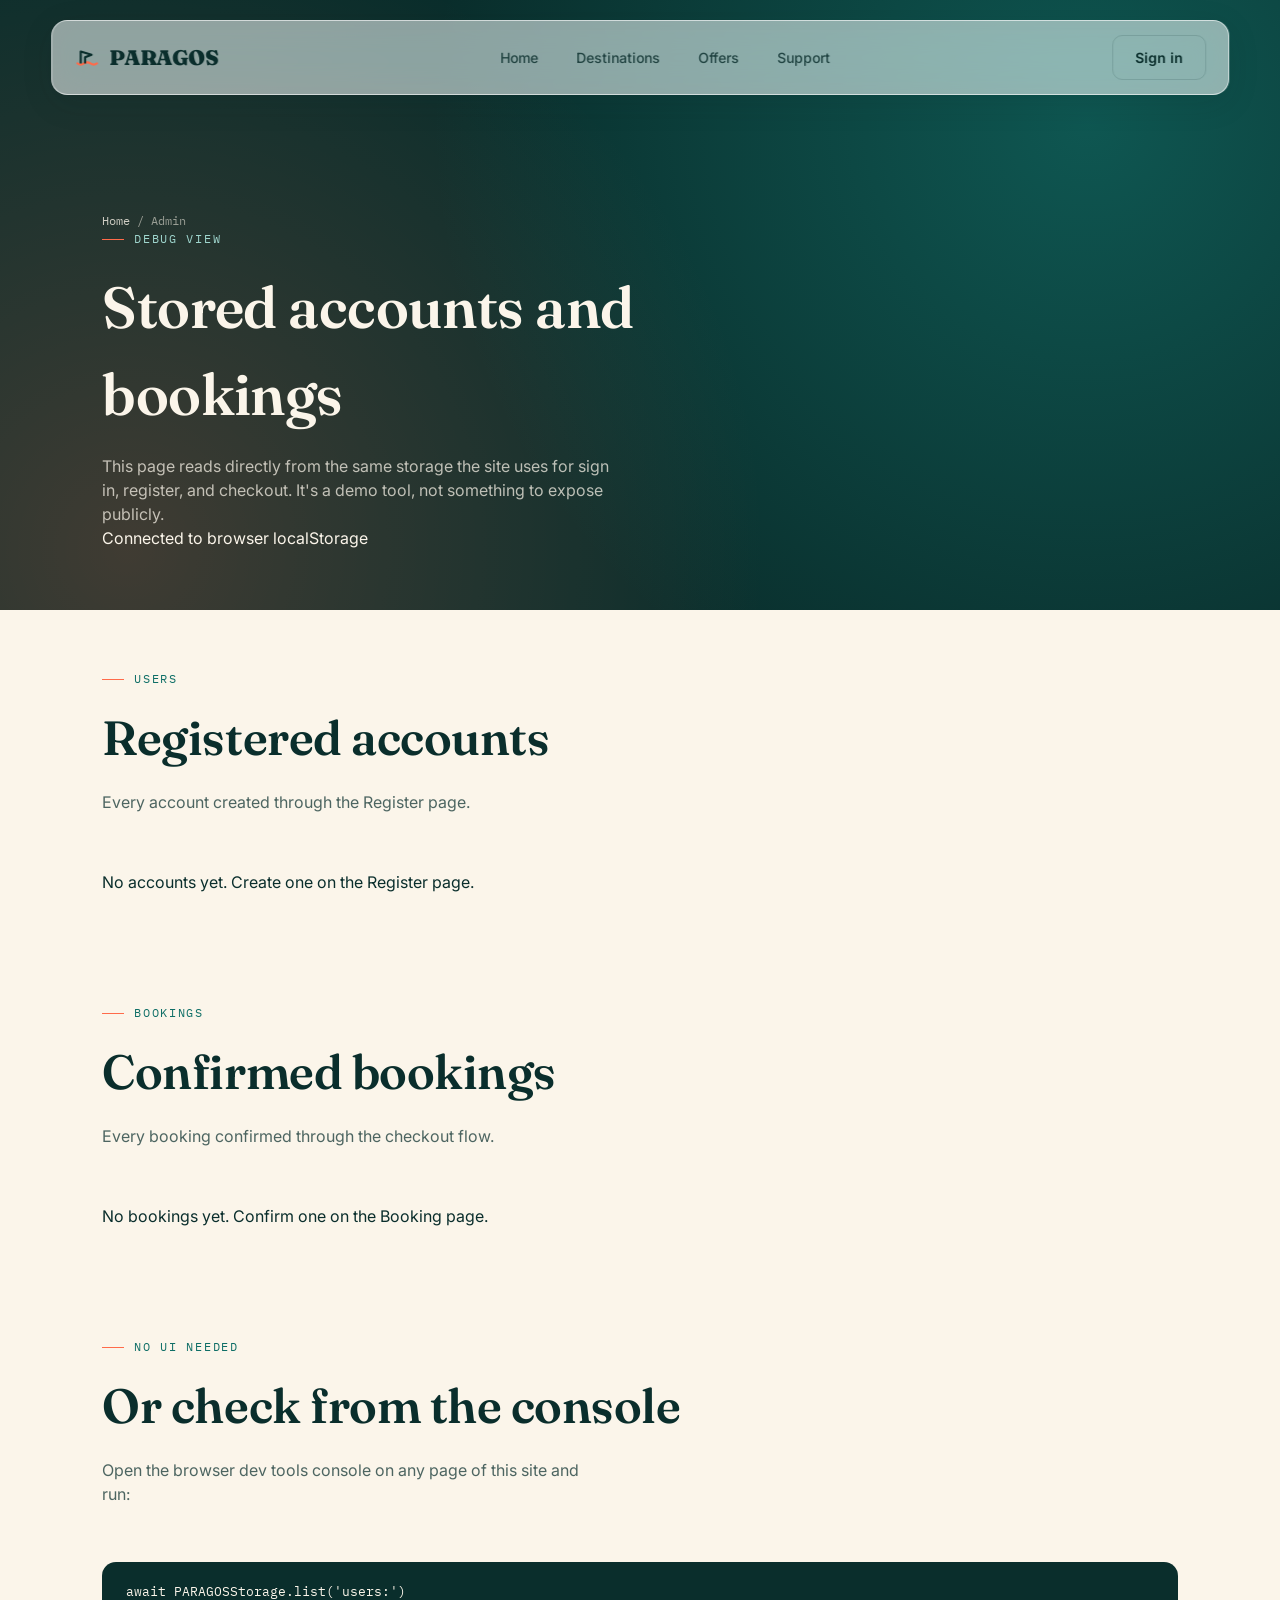
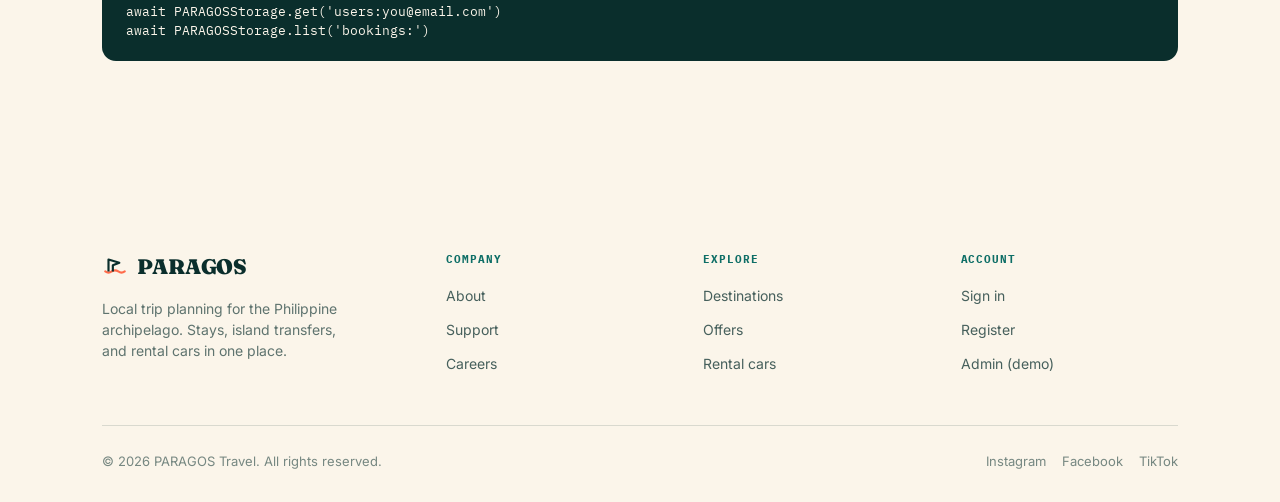
<file: admin.html>
<!DOCTYPE html>
<html lang="en">
<head>
<meta charset="UTF-8">
<meta name="viewport" content="width=device-width, initial-scale=1.0">
<title>Admin (demo) — PARAGOS</title>
<link rel="preconnect" href="https://fonts.googleapis.com">
<link rel="preconnect" href="https://fonts.gstatic.com" crossorigin>
<link href="https://fonts.googleapis.com/css2?family=Fraunces:ital,wght@0,400;0,600;0,900;1,500&family=Inter:wght@400;500;600;700&family=IBM+Plex+Mono:wght@400;500&display=swap" rel="stylesheet">
<link rel="stylesheet" href="assets/style.css">
<link rel="stylesheet" href="assets/pages.css">
</head>
<body>

<nav class="navbar">
  <a href="index.html" class="logo">
    <svg viewBox="0 0 24 24" fill="none"><path d="M3 17c2 1.4 4 1.4 6 0s4-1.4 6 0 4 1.4 6 0" stroke="#FF6B4A" stroke-width="2" stroke-linecap="round"/><path d="M6 17V6l10 3-6 2.4V17" stroke="#0A2E2C" stroke-width="2" stroke-linejoin="round"/></svg>
    PARAGOS
  </a>
  <ul class="nav-links">
    <li><a href="index.html">Home</a></li>
    <li><a href="destinations.html">Destinations</a></li>
    <li><a href="offers.html">Offers</a></li>
    <li><a href="support.html">Support</a></li>
  </ul>
  <div class="nav-cta">
    <a href="signin.html" class="btn btn-ghost" id="navAuthLink">Sign in</a>
    <button class="nav-toggle" aria-label="Open menu"><span></span><span></span><span></span></button>
  </div>
</nav>

<header class="page-header" style="padding-bottom:60px;">
  <div class="page-header-inner">
    <div class="breadcrumb"><a href="index.html">Home</a> / Admin</div>
    <div class="eyebrow">Debug view</div>
    <h1>Stored accounts and bookings</h1>
    <p>This page reads directly from the same storage the site uses for sign in, register, and checkout. It's a demo tool, not something to expose publicly.</p>
    <div class="storage-pill" id="storagePill">
      <span class="storage-dot"></span>
      <span id="storageLabel">Checking storage...</span>
    </div>
  </div>
</header>

<section class="section" style="padding-top:60px;">
  <div class="section-head">
    <div class="eyebrow">Users</div>
    <h2>Registered accounts</h2>
    <p>Every account created through the Register page.</p>
  </div>
  <div id="usersWrap"></div>
</section>

<section class="section" style="padding-top:0;">
  <div class="section-head">
    <div class="eyebrow">Bookings</div>
    <h2>Confirmed bookings</h2>
    <p>Every booking confirmed through the checkout flow.</p>
  </div>
  <div id="bookingsWrap"></div>
</section>

<section class="section" style="padding-top:0;">
  <div class="section-head">
    <div class="eyebrow">No UI needed</div>
    <h2>Or check from the console</h2>
    <p>Open the browser dev tools console on any page of this site and run:</p>
  </div>
  <pre style="background:var(--ink);color:var(--sand);padding:20px 24px;border-radius:14px;font-family:'IBM Plex Mono',monospace;font-size:13px;overflow-x:auto;">await PARAGOSStorage.list('users:')
await PARAGOSStorage.get('users:you@email.com')
await PARAGOSStorage.list('bookings:')</pre>
</section>

<footer>
  <div class="footer-top">
    <div class="footer-brand">
      <a href="index.html" class="logo">
        <svg viewBox="0 0 24 24" fill="none"><path d="M3 17c2 1.4 4 1.4 6 0s4-1.4 6 0 4 1.4 6 0" stroke="#FF6B4A" stroke-width="2" stroke-linecap="round"/><path d="M6 17V6l10 3-6 2.4V17" stroke="#0A2E2C" stroke-width="2" stroke-linejoin="round"/></svg>
        PARAGOS
      </a>
      <p>Local trip planning for the Philippine archipelago. Stays, island transfers, and rental cars in one place.</p>
    </div>
    <div class="footer-col">
      <h5>Company</h5>
      <ul>
        <li><a href="about.html">About</a></li>
        <li><a href="support.html">Support</a></li>
        <li><a href="#">Careers</a></li>
      </ul>
    </div>
    <div class="footer-col">
      <h5>Explore</h5>
      <ul>
        <li><a href="destinations.html">Destinations</a></li>
        <li><a href="offers.html">Offers</a></li>
        <li><a href="#">Rental cars</a></li>
      </ul>
    </div>
    <div class="footer-col">
      <h5>Account</h5>
      <ul>
        <li><a href="signin.html">Sign in</a></li>
        <li><a href="register.html">Register</a></li>
        <li><a href="admin.html">Admin (demo)</a></li>
      </ul>
    </div>
  </div>
  <div class="footer-bottom">
    <span>© 2026 PARAGOS Travel. All rights reserved.</span>
    <div class="socials">
      <a href="#">Instagram</a>
      <a href="#">Facebook</a>
      <a href="#">TikTok</a>
    </div>
  </div>
</footer>

<script src="assets/main.js"></script>

</body>
</html>
</file>
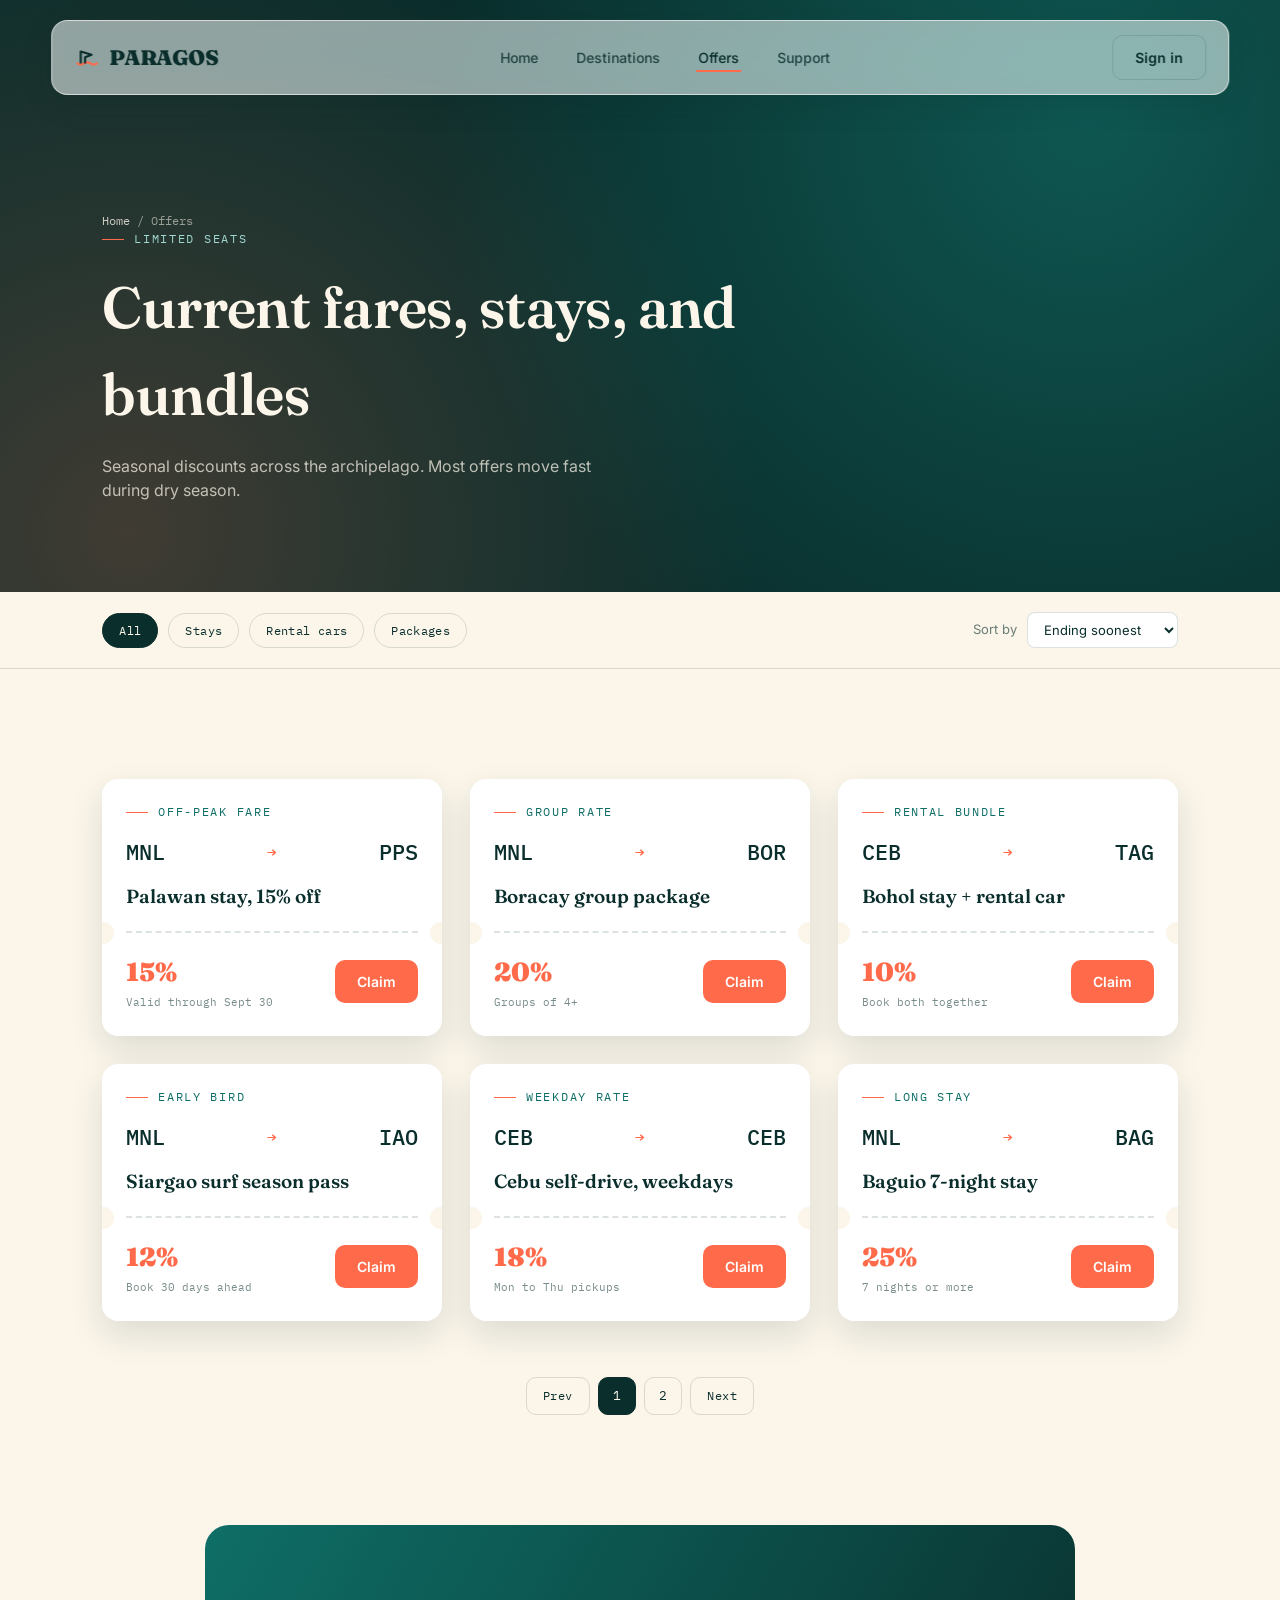
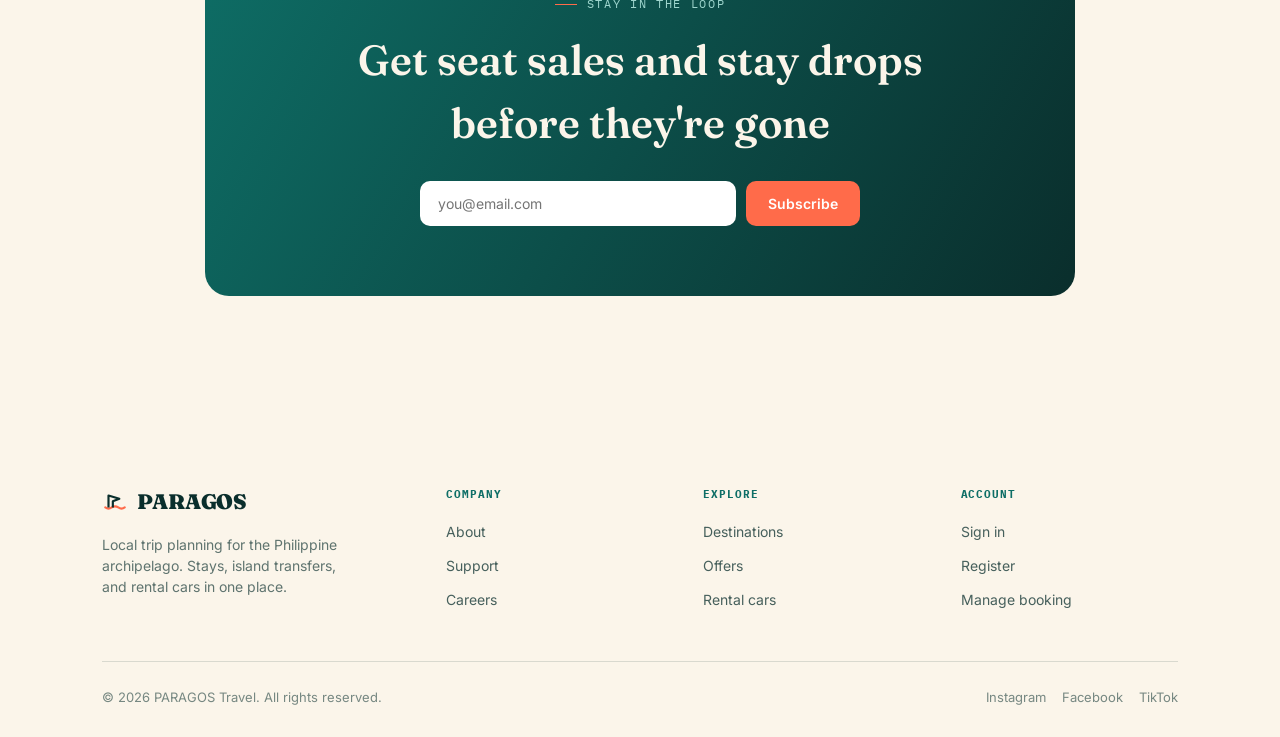
<file: offers.html>
<!DOCTYPE html>
<html lang="en">
<head>
<meta charset="UTF-8">
<meta name="viewport" content="width=device-width, initial-scale=1.0">
<title>Offers — PARAGOS</title>
<link rel="preconnect" href="https://fonts.googleapis.com">
<link rel="preconnect" href="https://fonts.gstatic.com" crossorigin>
<link href="https://fonts.googleapis.com/css2?family=Fraunces:ital,wght@0,400;0,600;0,900;1,500&family=Inter:wght@400;500;600;700&family=IBM+Plex+Mono:wght@400;500&display=swap" rel="stylesheet">
<link rel="stylesheet" href="assets/style.css">
<link rel="stylesheet" href="assets/pages.css">
</head>
<body>

<nav class="navbar">
  <a href="index.html" class="logo">
    <svg viewBox="0 0 24 24" fill="none"><path d="M3 17c2 1.4 4 1.4 6 0s4-1.4 6 0 4 1.4 6 0" stroke="#FF6B4A" stroke-width="2" stroke-linecap="round"/><path d="M6 17V6l10 3-6 2.4V17" stroke="#0A2E2C" stroke-width="2" stroke-linejoin="round"/></svg>
    PARAGOS
  </a>
  <ul class="nav-links">
    <li><a href="index.html">Home</a></li>
    <li><a href="destinations.html">Destinations</a></li>
    <li><a href="offers.html" class="active">Offers</a></li>
    <li><a href="support.html">Support</a></li>
  </ul>
  <div class="nav-cta">
    <a href="signin.html" class="btn btn-ghost">Sign in</a>
    <button class="nav-toggle" aria-label="Open menu"><span></span><span></span><span></span></button>
  </div>
</nav>

<header class="page-header">
  <div class="page-header-inner">
    <div class="breadcrumb"><a href="index.html">Home</a> / Offers</div>
    <div class="eyebrow">Limited seats</div>
    <h1>Current fares, stays, and bundles</h1>
    <p>Seasonal discounts across the archipelago. Most offers move fast during dry season.</p>
  </div>
</header>

<div class="filter-bar">
  <div class="filter-chips">
    <button class="chip active">All</button>
    <button class="chip">Stays</button>
    <button class="chip">Rental cars</button>
    <button class="chip">Packages</button>
  </div>
  <div class="filter-sort">
    <span>Sort by</span>
    <select>
      <option>Ending soonest</option>
      <option>Highest discount</option>
      <option>Newest</option>
    </select>
  </div>
</div>

<section class="section">
  <div class="offers-grid">
    <div class="ticket">
      <div class="ticket-top">
        <div class="eyebrow">Off-peak fare</div>
        <div class="ticket-route">MNL <span class="arrow">→</span> PPS</div>
        <h4>Palawan stay, 15% off</h4>
      </div>
      <div class="ticket-perf"></div>
      <div class="ticket-bottom">
        <div class="ticket-discount">15%<span>Valid through Sept 30</span></div>
        <a href="#" class="btn btn-coral">Claim</a>
      </div>
    </div>
    <div class="ticket">
      <div class="ticket-top">
        <div class="eyebrow">Group rate</div>
        <div class="ticket-route">MNL <span class="arrow">→</span> BOR</div>
        <h4>Boracay group package</h4>
      </div>
      <div class="ticket-perf"></div>
      <div class="ticket-bottom">
        <div class="ticket-discount">20%<span>Groups of 4+</span></div>
        <a href="#" class="btn btn-coral">Claim</a>
      </div>
    </div>
    <div class="ticket">
      <div class="ticket-top">
        <div class="eyebrow">Rental bundle</div>
        <div class="ticket-route">CEB <span class="arrow">→</span> TAG</div>
        <h4>Bohol stay + rental car</h4>
      </div>
      <div class="ticket-perf"></div>
      <div class="ticket-bottom">
        <div class="ticket-discount">10%<span>Book both together</span></div>
        <a href="#" class="btn btn-coral">Claim</a>
      </div>
    </div>
    <div class="ticket">
      <div class="ticket-top">
        <div class="eyebrow">Early bird</div>
        <div class="ticket-route">MNL <span class="arrow">→</span> IAO</div>
        <h4>Siargao surf season pass</h4>
      </div>
      <div class="ticket-perf"></div>
      <div class="ticket-bottom">
        <div class="ticket-discount">12%<span>Book 30 days ahead</span></div>
        <a href="#" class="btn btn-coral">Claim</a>
      </div>
    </div>
    <div class="ticket">
      <div class="ticket-top">
        <div class="eyebrow">Weekday rate</div>
        <div class="ticket-route">CEB <span class="arrow">→</span> CEB</div>
        <h4>Cebu self-drive, weekdays</h4>
      </div>
      <div class="ticket-perf"></div>
      <div class="ticket-bottom">
        <div class="ticket-discount">18%<span>Mon to Thu pickups</span></div>
        <a href="#" class="btn btn-coral">Claim</a>
      </div>
    </div>
    <div class="ticket">
      <div class="ticket-top">
        <div class="eyebrow">Long stay</div>
        <div class="ticket-route">MNL <span class="arrow">→</span> BAG</div>
        <h4>Baguio 7-night stay</h4>
      </div>
      <div class="ticket-perf"></div>
      <div class="ticket-bottom">
        <div class="ticket-discount">25%<span>7 nights or more</span></div>
        <a href="#" class="btn btn-coral">Claim</a>
      </div>
    </div>
  </div>

  <div class="pagination">
    <a href="#" class="page-nav">Prev</a>
    <a href="#" class="page-num active">1</a>
    <a href="#" class="page-num">2</a>
    <a href="#" class="page-nav">Next</a>
  </div>
</section>

<section class="section" style="padding-top:0;">
  <div class="newsletter">
    <div class="eyebrow">Stay in the loop</div>
    <h2>Get seat sales and stay drops before they're gone</h2>
    <form class="newsletter-form">
      <input type="email" placeholder="you@email.com" required>
      <button class="btn btn-coral" type="submit">Subscribe</button>
    </form>
  </div>
</section>

<footer>
  <div class="footer-top">
    <div class="footer-brand">
      <a href="index.html" class="logo">
        <svg viewBox="0 0 24 24" fill="none"><path d="M3 17c2 1.4 4 1.4 6 0s4-1.4 6 0 4 1.4 6 0" stroke="#FF6B4A" stroke-width="2" stroke-linecap="round"/><path d="M6 17V6l10 3-6 2.4V17" stroke="#0A2E2C" stroke-width="2" stroke-linejoin="round"/></svg>
        PARAGOS
      </a>
      <p>Local trip planning for the Philippine archipelago. Stays, island transfers, and rental cars in one place.</p>
    </div>
    <div class="footer-col">
      <h5>Company</h5>
      <ul>
        <li><a href="about.html">About</a></li>
        <li><a href="support.html">Support</a></li>
        <li><a href="#">Careers</a></li>
      </ul>
    </div>
    <div class="footer-col">
      <h5>Explore</h5>
      <ul>
        <li><a href="destinations.html">Destinations</a></li>
        <li><a href="offers.html">Offers</a></li>
        <li><a href="#">Rental cars</a></li>
      </ul>
    </div>
    <div class="footer-col">
      <h5>Account</h5>
      <ul>
        <li><a href="signin.html">Sign in</a></li>
        <li><a href="register.html">Register</a></li>
        <li><a href="#">Manage booking</a></li>
      </ul>
    </div>
  </div>
  <div class="footer-bottom">
    <span>© 2026 PARAGOS Travel. All rights reserved.</span>
    <div class="socials">
      <a href="#">Instagram</a>
      <a href="#">Facebook</a>
      <a href="#">TikTok</a>
    </div>
  </div>
</footer>

<script src="assets/main.js"></script>

</body>
</html>
</file>
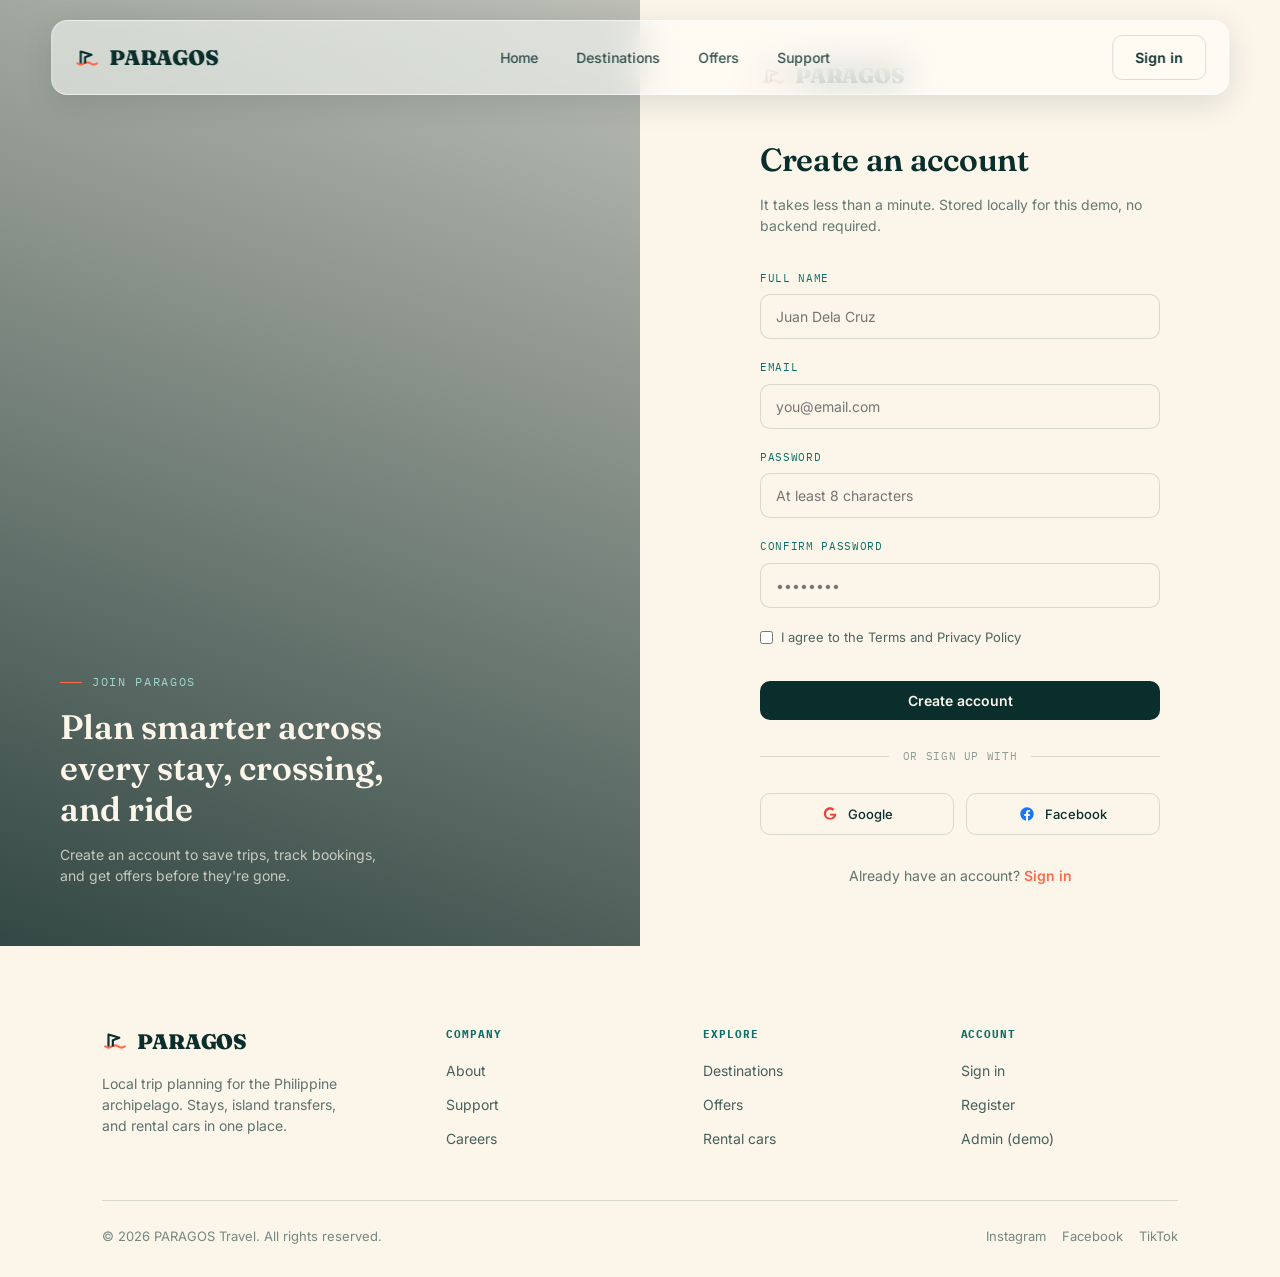
<file: register.html>
<!DOCTYPE html>
<html lang="en">
<head>
<meta charset="UTF-8">
<meta name="viewport" content="width=device-width, initial-scale=1.0">
<title>Register — PARAGOS</title>
<link rel="preconnect" href="https://fonts.googleapis.com">
<link rel="preconnect" href="https://fonts.gstatic.com" crossorigin>
<link href="https://fonts.googleapis.com/css2?family=Fraunces:ital,wght@0,400;0,600;0,900;1,500&family=Inter:wght@400;500;600;700&family=IBM+Plex+Mono:wght@400;500&display=swap" rel="stylesheet">
<link rel="stylesheet" href="assets/style.css">
<link rel="stylesheet" href="assets/pages.css">
</head>
<body>

<nav class="navbar">
  <a href="index.html" class="logo">
    <svg viewBox="0 0 24 24" fill="none"><path d="M3 17c2 1.4 4 1.4 6 0s4-1.4 6 0 4 1.4 6 0" stroke="#FF6B4A" stroke-width="2" stroke-linecap="round"/><path d="M6 17V6l10 3-6 2.4V17" stroke="#0A2E2C" stroke-width="2" stroke-linejoin="round"/></svg>
    PARAGOS
  </a>
  <ul class="nav-links">
    <li><a href="index.html">Home</a></li>
    <li><a href="destinations.html">Destinations</a></li>
    <li><a href="offers.html">Offers</a></li>
    <li><a href="support.html">Support</a></li>
  </ul>
  <div class="nav-cta">
    <a href="signin.html" class="btn btn-ghost" id="navAuthLink">Sign in</a>
    <button class="nav-toggle" aria-label="Open menu"><span></span><span></span><span></span></button>
  </div>
</nav>

<div class="auth-wrap">
  <div class="auth-visual">
    <div class="auth-visual-content">
      <div class="eyebrow">Join PARAGOS</div>
      <h2>Plan smarter across every stay, crossing, and ride</h2>
      <p>Create an account to save trips, track bookings, and get offers before they're gone.</p>
    </div>
  </div>
  <div class="auth-side">
    <div class="auth-card">
      <a href="index.html" class="logo">
        <svg viewBox="0 0 24 24" fill="none"><path d="M3 17c2 1.4 4 1.4 6 0s4-1.4 6 0 4 1.4 6 0" stroke="#FF6B4A" stroke-width="2" stroke-linecap="round"/><path d="M6 17V6l10 3-6 2.4V17" stroke="#0A2E2C" stroke-width="2" stroke-linejoin="round"/></svg>
        PARAGOS
      </a>
      <h1>Create an account</h1>
      <p class="sub">It takes less than a minute. Stored locally for this demo, no backend required.</p>
      <div id="registerMessage" style="display:none;padding:12px 14px;border-radius:10px;font-size:13px;margin-bottom:18px;"></div>
      <form class="auth-form" id="registerForm">
        <div class="form-field">
          <label>Full name</label>
          <input type="text" id="regName" placeholder="Juan Dela Cruz" required>
        </div>
        <div class="form-field">
          <label>Email</label>
          <input type="email" id="regEmail" placeholder="you@email.com" required>
        </div>
        <div class="form-field">
          <label>Password</label>
          <input type="password" id="regPassword" placeholder="At least 8 characters" minlength="8" required>
        </div>
        <div class="form-field">
          <label>Confirm password</label>
          <input type="password" id="regConfirm" placeholder="••••••••" required>
        </div>
        <div class="auth-row">
          <label class="remember">
            <input type="checkbox" id="regTerms" required>
            I agree to the Terms and Privacy Policy
          </label>
        </div>
        <button type="submit" class="btn btn-primary form-submit" id="regSubmit">Create account</button>
      </form>
      <div class="divider">OR SIGN UP WITH</div>
      <div class="social-row">
        <button class="btn-social">
          <svg width="16" height="16" viewBox="0 0 24 24"><path fill="#EA4335" d="M12 10.2v3.9h5.5c-.24 1.3-1.7 3.8-5.5 3.8-3.3 0-6-2.7-6-6.1s2.7-6.1 6-6.1c1.9 0 3.1.8 3.8 1.5l2.6-2.5C16.7 2.9 14.6 2 12 2 6.9 2 2.8 6.1 2.8 11.2S6.9 20.4 12 20.4c6.9 0 9.3-4.8 9.3-7.4 0-.5-.1-.9-.1-1.3H12Z"/></svg>
          Google
        </button>
        <button class="btn-social">
          <svg width="16" height="16" viewBox="0 0 24 24"><path fill="#1877F2" d="M22 12.06C22 6.5 17.5 2 12 2S2 6.5 2 12.06c0 5 3.66 9.15 8.44 9.94v-7.03H7.9v-2.9h2.54V9.84c0-2.5 1.5-3.9 3.78-3.9 1.1 0 2.24.2 2.24.2v2.46h-1.26c-1.24 0-1.63.77-1.63 1.56v1.87h2.78l-.44 2.9h-2.34V22c4.78-.8 8.44-4.93 8.44-9.94Z"/></svg>
          Facebook
        </button>
      </div>
      <p class="auth-footer-note">Already have an account? <a href="signin.html">Sign in</a></p>
    </div>
  </div>
</div>

<footer>
  <div class="footer-top">
    <div class="footer-brand">
      <a href="index.html" class="logo">
        <svg viewBox="0 0 24 24" fill="none"><path d="M3 17c2 1.4 4 1.4 6 0s4-1.4 6 0 4 1.4 6 0" stroke="#FF6B4A" stroke-width="2" stroke-linecap="round"/><path d="M6 17V6l10 3-6 2.4V17" stroke="#0A2E2C" stroke-width="2" stroke-linejoin="round"/></svg>
        PARAGOS
      </a>
      <p>Local trip planning for the Philippine archipelago. Stays, island transfers, and rental cars in one place.</p>
    </div>
    <div class="footer-col">
      <h5>Company</h5>
      <ul>
        <li><a href="about.html">About</a></li>
        <li><a href="support.html">Support</a></li>
        <li><a href="#">Careers</a></li>
      </ul>
    </div>
    <div class="footer-col">
      <h5>Explore</h5>
      <ul>
        <li><a href="destinations.html">Destinations</a></li>
        <li><a href="offers.html">Offers</a></li>
        <li><a href="#">Rental cars</a></li>
      </ul>
    </div>
    <div class="footer-col">
      <h5>Account</h5>
      <ul>
        <li><a href="signin.html">Sign in</a></li>
        <li><a href="register.html">Register</a></li>
        <li><a href="admin.html">Admin (demo)</a></li>
      </ul>
    </div>
  </div>
  <div class="footer-bottom">
    <span>© 2026 PARAGOS Travel. All rights reserved.</span>
    <div class="socials">
      <a href="#">Instagram</a>
      <a href="#">Facebook</a>
      <a href="#">TikTok</a>
    </div>
  </div>
</footer>

<script src="assets/main.js"></script>

</body>
</html>
</file>
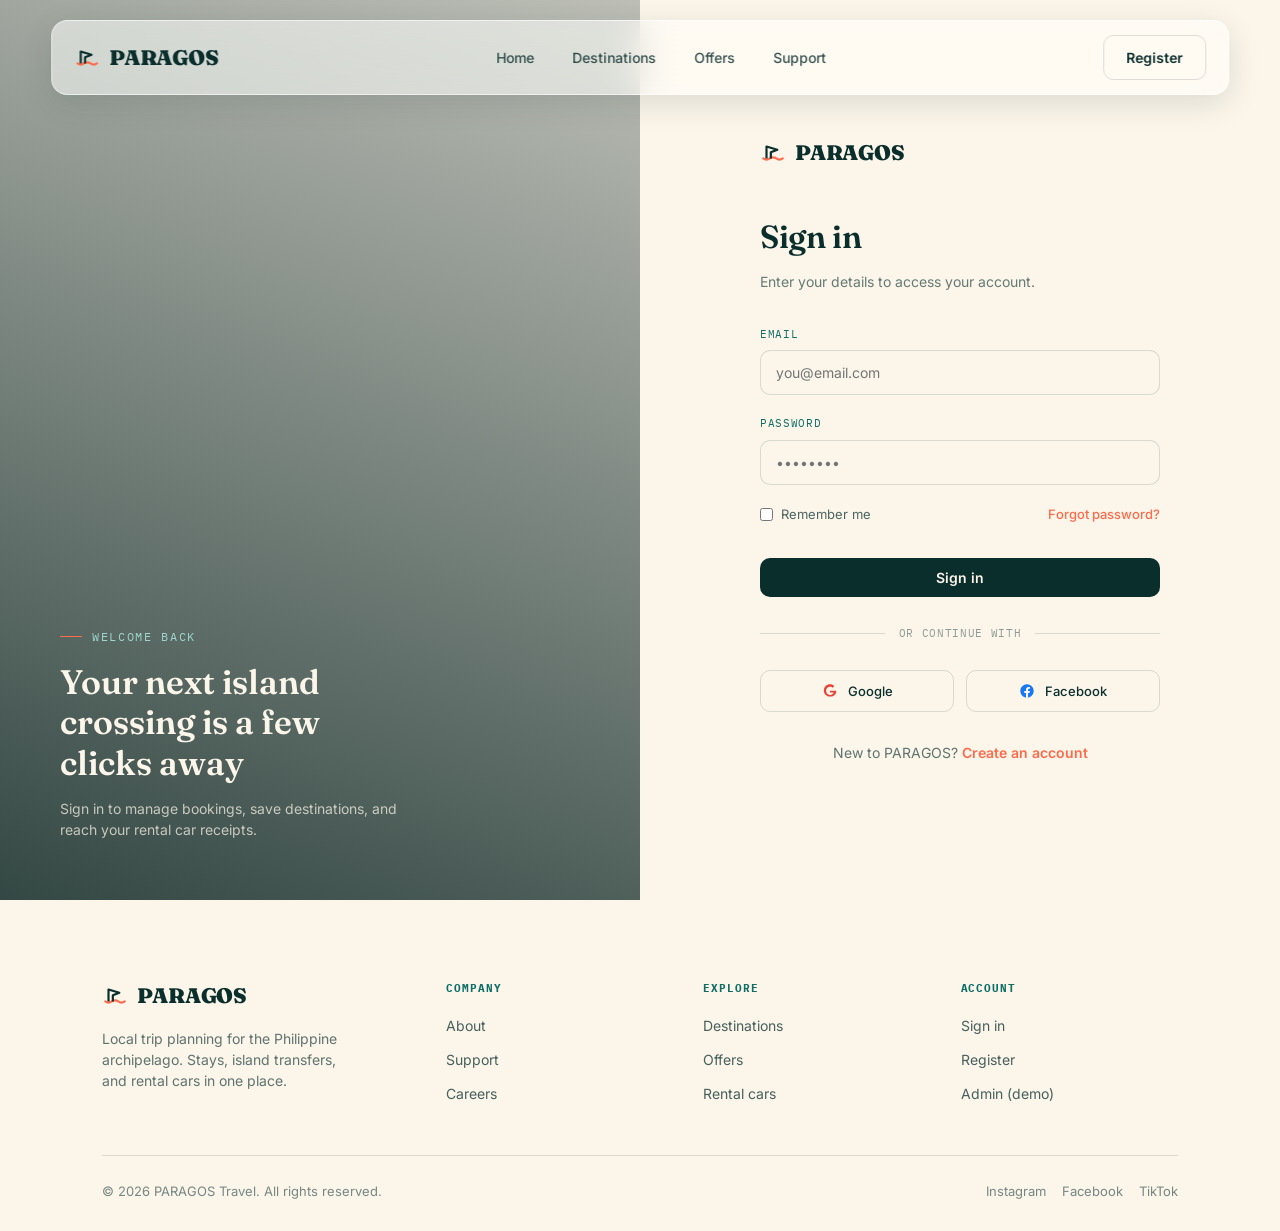
<file: signin.html>
<!DOCTYPE html>
<html lang="en">
<head>
<meta charset="UTF-8">
<meta name="viewport" content="width=device-width, initial-scale=1.0">
<title>Sign in — PARAGOS</title>
<link rel="preconnect" href="https://fonts.googleapis.com">
<link rel="preconnect" href="https://fonts.gstatic.com" crossorigin>
<link href="https://fonts.googleapis.com/css2?family=Fraunces:ital,wght@0,400;0,600;0,900;1,500&family=Inter:wght@400;500;600;700&family=IBM+Plex+Mono:wght@400;500&display=swap" rel="stylesheet">
<link rel="stylesheet" href="assets/style.css">
<link rel="stylesheet" href="assets/pages.css">
</head>
<body>

<nav class="navbar">
  <a href="index.html" class="logo">
    <svg viewBox="0 0 24 24" fill="none"><path d="M3 17c2 1.4 4 1.4 6 0s4-1.4 6 0 4 1.4 6 0" stroke="#FF6B4A" stroke-width="2" stroke-linecap="round"/><path d="M6 17V6l10 3-6 2.4V17" stroke="#0A2E2C" stroke-width="2" stroke-linejoin="round"/></svg>
    PARAGOS
  </a>
  <ul class="nav-links">
    <li><a href="index.html">Home</a></li>
    <li><a href="destinations.html">Destinations</a></li>
    <li><a href="offers.html">Offers</a></li>
    <li><a href="support.html">Support</a></li>
  </ul>
  <div class="nav-cta">
    <a href="register.html" class="btn btn-ghost" id="navAuthLink">Register</a>
    <button class="nav-toggle" aria-label="Open menu"><span></span><span></span><span></span></button>
  </div>
</nav>

<div class="auth-wrap">
  <div class="auth-visual">
    <div class="auth-visual-content">
      <div class="eyebrow">Welcome back</div>
      <h2>Your next island crossing is a few clicks away</h2>
      <p>Sign in to manage bookings, save destinations, and reach your rental car receipts.</p>
    </div>
  </div>
  <div class="auth-side">
    <div class="auth-card">
      <a href="index.html" class="logo">
        <svg viewBox="0 0 24 24" fill="none"><path d="M3 17c2 1.4 4 1.4 6 0s4-1.4 6 0 4 1.4 6 0" stroke="#FF6B4A" stroke-width="2" stroke-linecap="round"/><path d="M6 17V6l10 3-6 2.4V17" stroke="#0A2E2C" stroke-width="2" stroke-linejoin="round"/></svg>
        PARAGOS
      </a>
      <h1>Sign in</h1>
      <p class="sub">Enter your details to access your account.</p>
      <div id="signinMessage" style="display:none;padding:12px 14px;border-radius:10px;font-size:13px;margin-bottom:18px;"></div>
      <form class="auth-form" id="signinForm">
        <div class="form-field">
          <label>Email</label>
          <input type="email" id="loginEmail" placeholder="you@email.com" required>
        </div>
        <div class="form-field">
          <label>Password</label>
          <input type="password" id="loginPassword" placeholder="••••••••" required>
        </div>
        <div class="auth-row">
          <label class="remember">
            <input type="checkbox">
            Remember me
          </label>
          <a href="#">Forgot password?</a>
        </div>
        <button type="submit" class="btn btn-primary form-submit" id="loginSubmit">Sign in</button>
      </form>
      <div class="divider">OR CONTINUE WITH</div>
      <div class="social-row">
        <button class="btn-social">
          <svg width="16" height="16" viewBox="0 0 24 24"><path fill="#EA4335" d="M12 10.2v3.9h5.5c-.24 1.3-1.7 3.8-5.5 3.8-3.3 0-6-2.7-6-6.1s2.7-6.1 6-6.1c1.9 0 3.1.8 3.8 1.5l2.6-2.5C16.7 2.9 14.6 2 12 2 6.9 2 2.8 6.1 2.8 11.2S6.9 20.4 12 20.4c6.9 0 9.3-4.8 9.3-7.4 0-.5-.1-.9-.1-1.3H12Z"/></svg>
          Google
        </button>
        <button class="btn-social">
          <svg width="16" height="16" viewBox="0 0 24 24"><path fill="#1877F2" d="M22 12.06C22 6.5 17.5 2 12 2S2 6.5 2 12.06c0 5 3.66 9.15 8.44 9.94v-7.03H7.9v-2.9h2.54V9.84c0-2.5 1.5-3.9 3.78-3.9 1.1 0 2.24.2 2.24.2v2.46h-1.26c-1.24 0-1.63.77-1.63 1.56v1.87h2.78l-.44 2.9h-2.34V22c4.78-.8 8.44-4.93 8.44-9.94Z"/></svg>
          Facebook
        </button>
      </div>
      <p class="auth-footer-note">New to PARAGOS? <a href="register.html">Create an account</a></p>
    </div>
  </div>
</div>

<footer>
  <div class="footer-top">
    <div class="footer-brand">
      <a href="index.html" class="logo">
        <svg viewBox="0 0 24 24" fill="none"><path d="M3 17c2 1.4 4 1.4 6 0s4-1.4 6 0 4 1.4 6 0" stroke="#FF6B4A" stroke-width="2" stroke-linecap="round"/><path d="M6 17V6l10 3-6 2.4V17" stroke="#0A2E2C" stroke-width="2" stroke-linejoin="round"/></svg>
        PARAGOS
      </a>
      <p>Local trip planning for the Philippine archipelago. Stays, island transfers, and rental cars in one place.</p>
    </div>
    <div class="footer-col">
      <h5>Company</h5>
      <ul>
        <li><a href="about.html">About</a></li>
        <li><a href="support.html">Support</a></li>
        <li><a href="#">Careers</a></li>
      </ul>
    </div>
    <div class="footer-col">
      <h5>Explore</h5>
      <ul>
        <li><a href="destinations.html">Destinations</a></li>
        <li><a href="offers.html">Offers</a></li>
        <li><a href="#">Rental cars</a></li>
      </ul>
    </div>
    <div class="footer-col">
      <h5>Account</h5>
      <ul>
        <li><a href="signin.html">Sign in</a></li>
        <li><a href="register.html">Register</a></li>
        <li><a href="admin.html">Admin (demo)</a></li>
      </ul>
    </div>
  </div>
  <div class="footer-bottom">
    <span>© 2026 PARAGOS Travel. All rights reserved.</span>
    <div class="socials">
      <a href="#">Instagram</a>
      <a href="#">Facebook</a>
      <a href="#">TikTok</a>
    </div>
  </div>
</footer>

<script src="assets/main.js"></script>

</body>
</html>
</file>
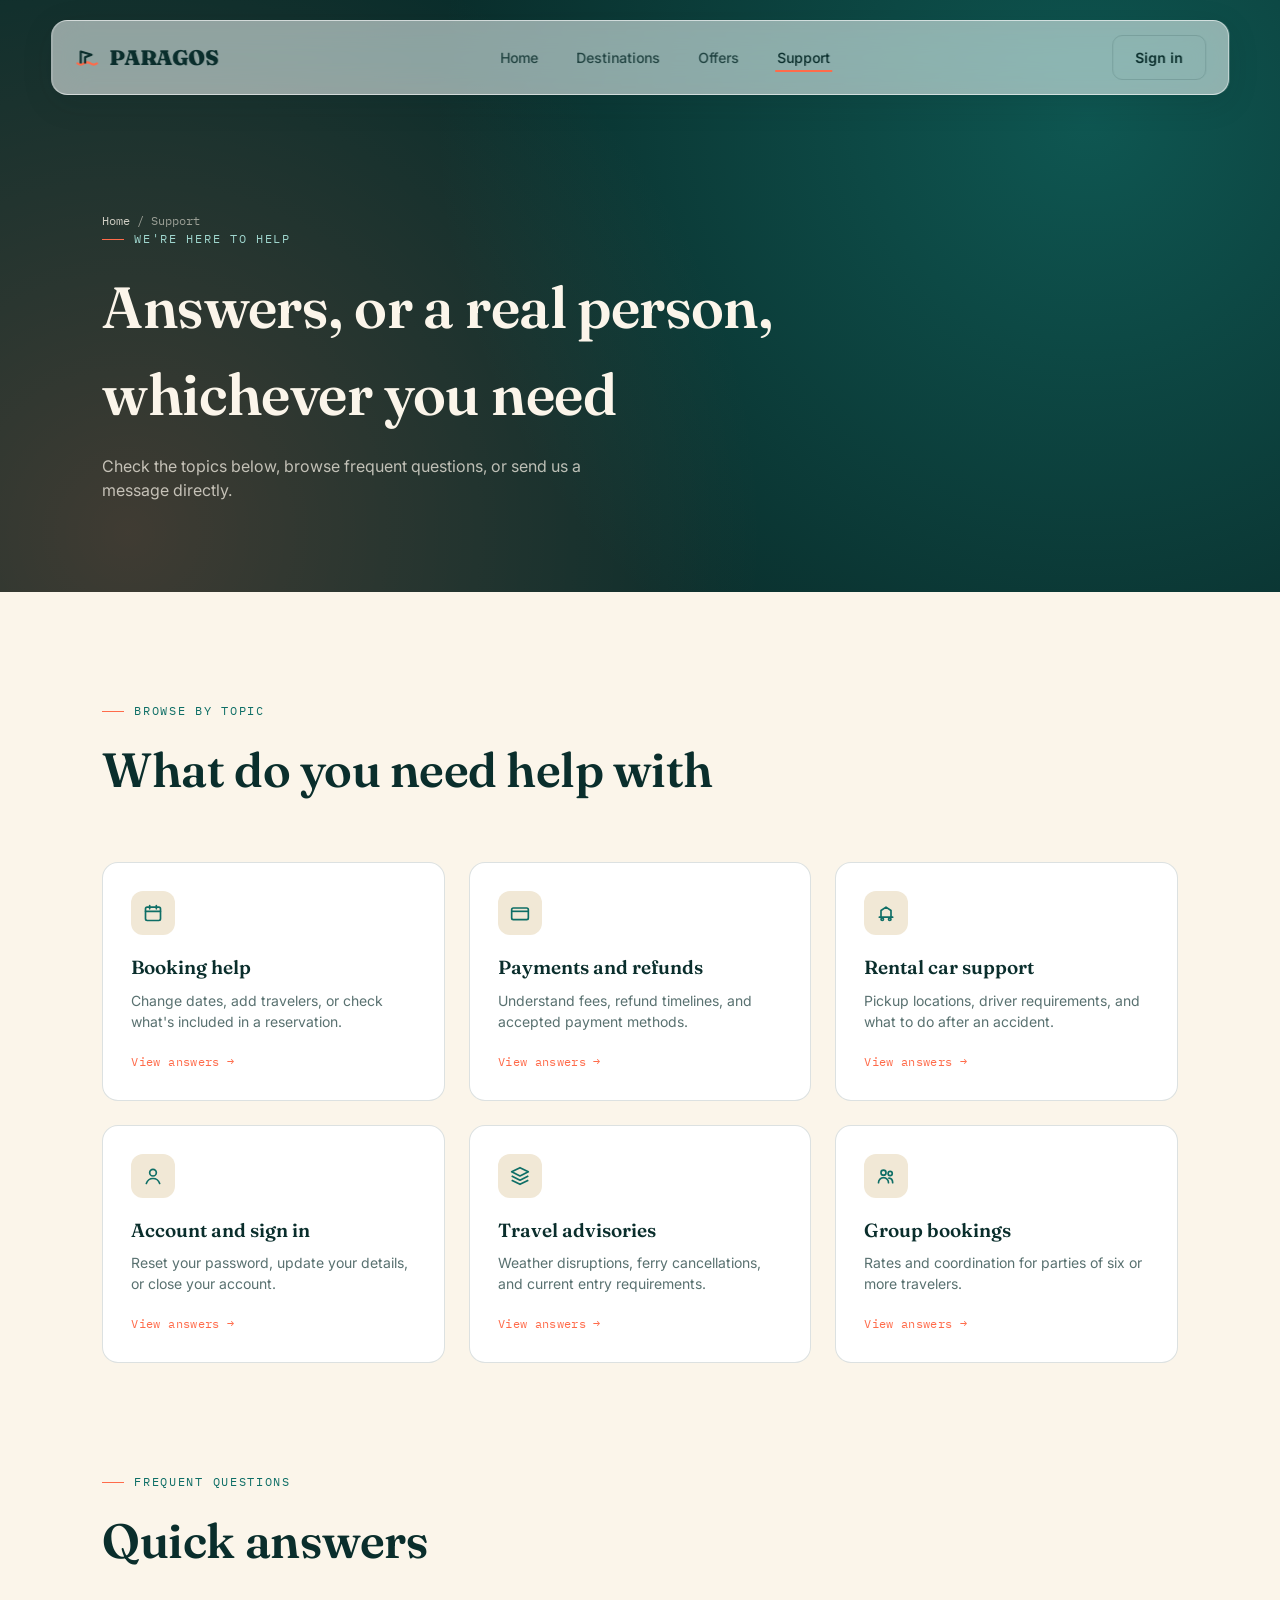
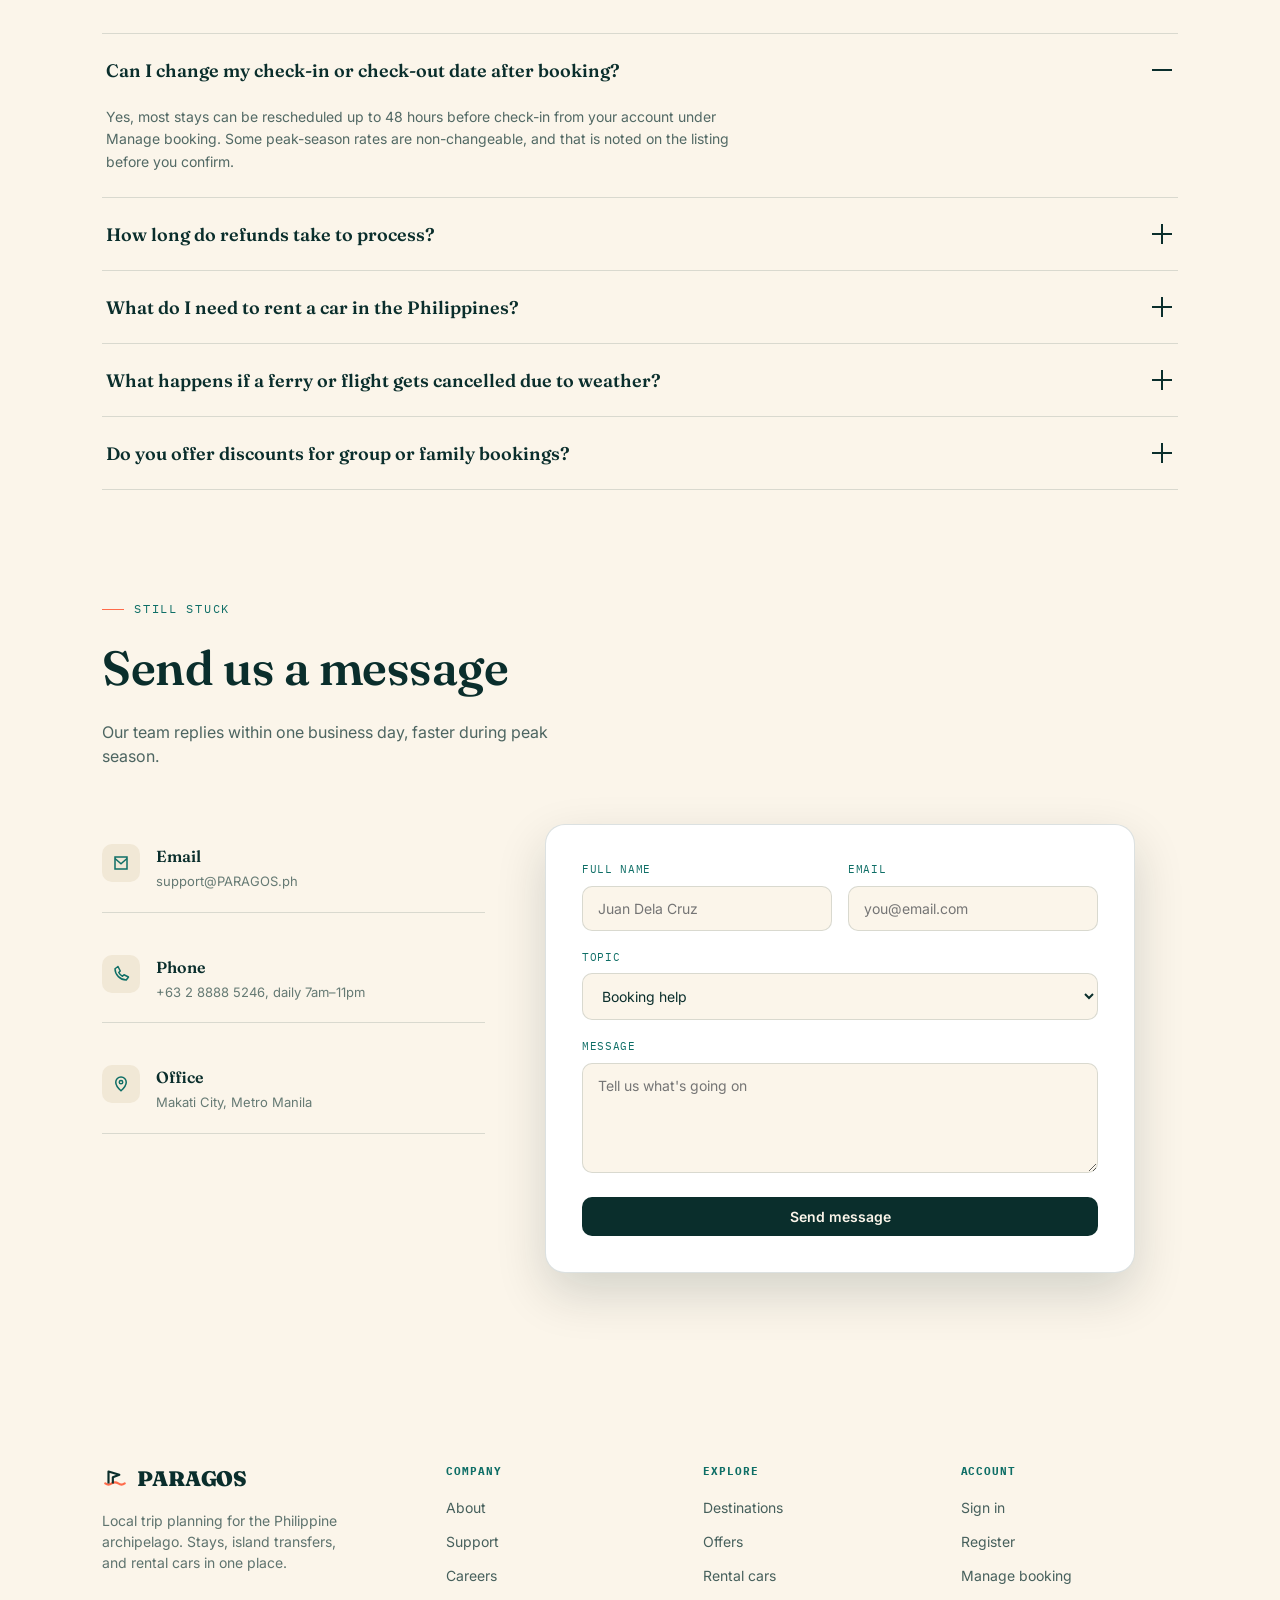
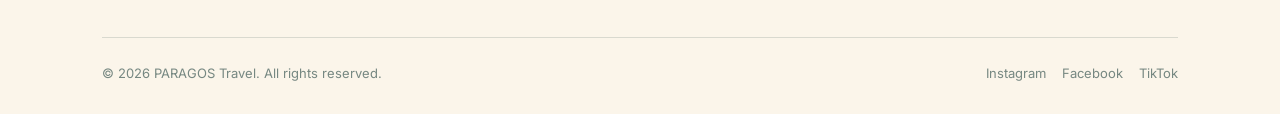
<file: support.html>
<!DOCTYPE html>
<html lang="en">
<head>
<meta charset="UTF-8">
<meta name="viewport" content="width=device-width, initial-scale=1.0">
<title>Support — PARAGOS</title>
<link rel="preconnect" href="https://fonts.googleapis.com">
<link rel="preconnect" href="https://fonts.gstatic.com" crossorigin>
<link href="https://fonts.googleapis.com/css2?family=Fraunces:ital,wght@0,400;0,600;0,900;1,500&family=Inter:wght@400;500;600;700&family=IBM+Plex+Mono:wght@400;500&display=swap" rel="stylesheet">
<link rel="stylesheet" href="assets/style.css">
<link rel="stylesheet" href="assets/pages.css">
</head>
<body>

<nav class="navbar">
  <a href="index.html" class="logo">
    <svg viewBox="0 0 24 24" fill="none"><path d="M3 17c2 1.4 4 1.4 6 0s4-1.4 6 0 4 1.4 6 0" stroke="#FF6B4A" stroke-width="2" stroke-linecap="round"/><path d="M6 17V6l10 3-6 2.4V17" stroke="#0A2E2C" stroke-width="2" stroke-linejoin="round"/></svg>
    PARAGOS
  </a>
  <ul class="nav-links">
    <li><a href="index.html">Home</a></li>
    <li><a href="destinations.html">Destinations</a></li>
    <li><a href="offers.html">Offers</a></li>
    <li><a href="support.html" class="active">Support</a></li>
  </ul>
  <div class="nav-cta">
    <a href="signin.html" class="btn btn-ghost">Sign in</a>
    <button class="nav-toggle" aria-label="Open menu"><span></span><span></span><span></span></button>
  </div>
</nav>

<header class="page-header">
  <div class="page-header-inner">
    <div class="breadcrumb"><a href="index.html">Home</a> / Support</div>
    <div class="eyebrow">We're here to help</div>
    <h1>Answers, or a real person, whichever you need</h1>
    <p>Check the topics below, browse frequent questions, or send us a message directly.</p>
  </div>
</header>

<section class="section">
  <div class="section-head">
    <div class="eyebrow">Browse by topic</div>
    <h2>What do you need help with</h2>
  </div>
  <div class="support-grid">
    <div class="support-card">
      <div class="icon"><svg width="20" height="20" viewBox="0 0 24 24" fill="none"><rect x="3" y="5" width="18" height="16" rx="2" stroke="currentColor" stroke-width="2"/><path d="M3 10h18M8 3v4M16 3v4" stroke="currentColor" stroke-width="2" stroke-linecap="round"/></svg></div>
      <h4>Booking help</h4>
      <p>Change dates, add travelers, or check what's included in a reservation.</p>
      <a href="#faq">View answers →</a>
    </div>
    <div class="support-card">
      <div class="icon"><svg width="20" height="20" viewBox="0 0 24 24" fill="none"><rect x="2" y="6" width="20" height="14" rx="2" stroke="currentColor" stroke-width="2"/><path d="M2 10h20" stroke="currentColor" stroke-width="2"/></svg></div>
      <h4>Payments and refunds</h4>
      <p>Understand fees, refund timelines, and accepted payment methods.</p>
      <a href="#faq">View answers →</a>
    </div>
    <div class="support-card">
      <div class="icon"><svg width="20" height="20" viewBox="0 0 24 24" fill="none"><path d="M4 17h16M6 17V9l6-4 6 4v8" stroke="currentColor" stroke-width="2" stroke-linecap="round" stroke-linejoin="round"/><circle cx="7.5" cy="19.5" r="1.5" stroke="currentColor" stroke-width="2"/><circle cx="16.5" cy="19.5" r="1.5" stroke="currentColor" stroke-width="2"/></svg></div>
      <h4>Rental car support</h4>
      <p>Pickup locations, driver requirements, and what to do after an accident.</p>
      <a href="#faq">View answers →</a>
    </div>
    <div class="support-card">
      <div class="icon"><svg width="20" height="20" viewBox="0 0 24 24" fill="none"><circle cx="12" cy="8" r="4" stroke="currentColor" stroke-width="2"/><path d="M4 21c1.5-4.5 5-6 8-6s6.5 1.5 8 6" stroke="currentColor" stroke-width="2" stroke-linecap="round"/></svg></div>
      <h4>Account and sign in</h4>
      <p>Reset your password, update your details, or close your account.</p>
      <a href="#faq">View answers →</a>
    </div>
    <div class="support-card">
      <div class="icon"><svg width="20" height="20" viewBox="0 0 24 24" fill="none"><path d="M12 2 2 7l10 5 10-5-10-5Z" stroke="currentColor" stroke-width="2" stroke-linejoin="round"/><path d="M2 17l10 5 10-5M2 12l10 5 10-5" stroke="currentColor" stroke-width="2" stroke-linejoin="round"/></svg></div>
      <h4>Travel advisories</h4>
      <p>Weather disruptions, ferry cancellations, and current entry requirements.</p>
      <a href="#faq">View answers →</a>
    </div>
    <div class="support-card">
      <div class="icon"><svg width="20" height="20" viewBox="0 0 24 24" fill="none"><circle cx="9" cy="8" r="3" stroke="currentColor" stroke-width="2"/><circle cx="17" cy="9" r="2.5" stroke="currentColor" stroke-width="2"/><path d="M3 20c0-3.3 2.7-6 6-6s6 2.7 6 6M15.5 14.5c2.5.3 4.5 2.5 4.5 5.5" stroke="currentColor" stroke-width="2" stroke-linecap="round"/></svg></div>
      <h4>Group bookings</h4>
      <p>Rates and coordination for parties of six or more travelers.</p>
      <a href="#faq">View answers →</a>
    </div>
  </div>
</section>

<section class="section" id="faq" style="padding-top:0;">
  <div class="section-head">
    <div class="eyebrow">Frequent questions</div>
    <h2>Quick answers</h2>
  </div>
  <div class="faq-list">
    <div class="faq-item open">
      <button class="faq-question">
        Can I change my check-in or check-out date after booking?
        <span class="faq-icon"></span>
      </button>
      <div class="faq-answer" style="max-height:200px;">
        <p>Yes, most stays can be rescheduled up to 48 hours before check-in from your account under Manage booking. Some peak-season rates are non-changeable, and that is noted on the listing before you confirm.</p>
      </div>
    </div>
    <div class="faq-item">
      <button class="faq-question">
        How long do refunds take to process?
        <span class="faq-icon"></span>
      </button>
      <div class="faq-answer">
        <p>Refunds are released within 3 business days on our end. Card issuers typically post the amount within 5 to 10 business days after that, depending on your bank.</p>
      </div>
    </div>
    <div class="faq-item">
      <button class="faq-question">
        What do I need to rent a car in the Philippines?
        <span class="faq-icon"></span>
      </button>
      <div class="faq-answer">
        <p>A valid driver's license held for at least a year, a government ID, and a credit card for the security hold. Foreign licenses are accepted alongside a passport for the first 90 days in the country.</p>
      </div>
    </div>
    <div class="faq-item">
      <button class="faq-question">
        What happens if a ferry or flight gets cancelled due to weather?
        <span class="faq-icon"></span>
      </button>
      <div class="faq-answer">
        <p>We rebook the next available crossing at no extra cost and notify you by email and SMS. If no crossing is available within 48 hours, the affected leg is refunded in full.</p>
      </div>
    </div>
    <div class="faq-item">
      <button class="faq-question">
        Do you offer discounts for group or family bookings?
        <span class="faq-icon"></span>
      </button>
      <div class="faq-answer">
        <p>Groups of four or more qualify for reduced stay rates, and groups of six or more can request a dedicated coordinator through the Group bookings topic above.</p>
      </div>
    </div>
  </div>
</section>

<section class="section" style="padding-top:0;">
  <div class="section-head">
    <div class="eyebrow">Still stuck</div>
    <h2>Send us a message</h2>
    <p>Our team replies within one business day, faster during peak season.</p>
  </div>
  <div class="contact-split">
    <div class="contact-info">
      <div class="contact-info-item">
        <div class="icon"><svg width="18" height="18" viewBox="0 0 24 24" fill="none"><path d="M4 4h16v16H4V4Z" stroke="currentColor" stroke-width="2"/><path d="M4 6l8 7 8-7" stroke="currentColor" stroke-width="2"/></svg></div>
        <div><h5>Email</h5><span>support@PARAGOS.ph</span></div>
      </div>
      <div class="contact-info-item">
        <div class="icon"><svg width="18" height="18" viewBox="0 0 24 24" fill="none"><path d="M4 5c0 8 7 15 15 15l3-4-6-3-2 2c-2-1-4-3-5-5l2-2-3-6-4 3Z" stroke="currentColor" stroke-width="2" stroke-linejoin="round"/></svg></div>
        <div><h5>Phone</h5><span>+63 2 8888 5246, daily 7am–11pm</span></div>
      </div>
      <div class="contact-info-item">
        <div class="icon"><svg width="18" height="18" viewBox="0 0 24 24" fill="none"><path d="M12 21s7-6.3 7-11.5A7 7 0 0 0 5 9.5C5 14.7 12 21 12 21Z" stroke="currentColor" stroke-width="2"/><circle cx="12" cy="9.5" r="2.3" stroke="currentColor" stroke-width="2"/></svg></div>
        <div><h5>Office</h5><span>Makati City, Metro Manila</span></div>
      </div>
    </div>
    <div class="form-card">
      <form>
        <div class="form-row">
          <div class="form-field">
            <label>Full name</label>
            <input type="text" placeholder="Juan Dela Cruz" required>
          </div>
          <div class="form-field">
            <label>Email</label>
            <input type="email" placeholder="you@email.com" required>
          </div>
        </div>
        <div class="form-field">
          <label>Topic</label>
          <select>
            <option>Booking help</option>
            <option>Payments and refunds</option>
            <option>Rental car support</option>
            <option>Account and sign in</option>
            <option>Something else</option>
          </select>
        </div>
        <div class="form-field">
          <label>Message</label>
          <textarea placeholder="Tell us what's going on"></textarea>
        </div>
        <button type="submit" class="btn btn-primary form-submit">Send message</button>
      </form>
    </div>
  </div>
</section>

<footer>
  <div class="footer-top">
    <div class="footer-brand">
      <a href="index.html" class="logo">
        <svg viewBox="0 0 24 24" fill="none"><path d="M3 17c2 1.4 4 1.4 6 0s4-1.4 6 0 4 1.4 6 0" stroke="#FF6B4A" stroke-width="2" stroke-linecap="round"/><path d="M6 17V6l10 3-6 2.4V17" stroke="#0A2E2C" stroke-width="2" stroke-linejoin="round"/></svg>
        PARAGOS
      </a>
      <p>Local trip planning for the Philippine archipelago. Stays, island transfers, and rental cars in one place.</p>
    </div>
    <div class="footer-col">
      <h5>Company</h5>
      <ul>
        <li><a href="about.html">About</a></li>
        <li><a href="support.html">Support</a></li>
        <li><a href="#">Careers</a></li>
      </ul>
    </div>
    <div class="footer-col">
      <h5>Explore</h5>
      <ul>
        <li><a href="destinations.html">Destinations</a></li>
        <li><a href="offers.html">Offers</a></li>
        <li><a href="#">Rental cars</a></li>
      </ul>
    </div>
    <div class="footer-col">
      <h5>Account</h5>
      <ul>
        <li><a href="signin.html">Sign in</a></li>
        <li><a href="register.html">Register</a></li>
        <li><a href="#">Manage booking</a></li>
      </ul>
    </div>
  </div>
  <div class="footer-bottom">
    <span>© 2026 PARAGOS Travel. All rights reserved.</span>
    <div class="socials">
      <a href="#">Instagram</a>
      <a href="#">Facebook</a>
      <a href="#">TikTok</a>
    </div>
  </div>
</footer>

<script src="assets/main.js"></script>

</body>
</html>
</file>
<file: assets/style.css>
:root{
  --ink:#0A2E2C;
  --midnight:#07211F;
  --lagoon:#17A398;
  --lagoon-deep:#0E6E66;
  --coral:#FF6B4A;
  --sand:#FBF5EA;
  --sand-dim:#F1E8D6;
  --paper:#FFFFFF;
  --line:rgba(10,46,44,0.14);
  --shadow:0 20px 50px rgba(7,33,31,0.16);
}
*{margin:0;padding:0;box-sizing:border-box;}
html{scroll-behavior:smooth;}
body{
  font-family:'Inter',sans-serif;
  background:var(--sand);
  color:var(--ink);
  line-height:1.5;
  -webkit-font-smoothing:antialiased;
}
img{display:block;max-width:100%;}
a{color:inherit;text-decoration:none;}
button{font-family:inherit;cursor:pointer;border:none;background:none;}
input,select{font-family:inherit;}
.eyebrow{
  font-family:'IBM Plex Mono',monospace;
  font-size:12px;
  letter-spacing:0.14em;
  text-transform:uppercase;
  color:var(--lagoon-deep);
  display:flex;
  align-items:center;
  gap:10px;
}
.eyebrow::before{
  content:"";
  width:22px;
  height:1px;
  background:var(--coral);
  display:inline-block;
}
.section{
  padding:110px 8vw;
}
.section-head{
  max-width:640px;
  margin-bottom:56px;
}
.section-head h2{
  font-family:'Fraunces',serif;
  font-weight:600;
  font-size:clamp(32px,4vw,48px);
  margin-top:14px;
  letter-spacing:-0.01em;
}
.section-head p{
  margin-top:16px;
  color:rgba(10,46,44,0.72);
  font-size:16px;
  max-width:480px;
}

.navbar{
  position:fixed;
  top:20px;
  left:50%;
  transform:translateX(-50%);
  width:min(1180px,92vw);
  z-index:100;
  display:flex;
  align-items:center;
  justify-content:space-between;
  padding:14px 22px;
  border-radius:16px;
  background:rgba(255,255,255,0.55);
  backdrop-filter:blur(18px) saturate(160%);
  -webkit-backdrop-filter:blur(18px) saturate(160%);
  border:1px solid rgba(255,255,255,0.6);
  box-shadow:0 8px 32px rgba(7,33,31,0.12);
  transition:background 0.3s ease;
}
.logo{
  display:flex;
  align-items:center;
  gap:9px;
  font-family:'Fraunces',serif;
  font-weight:900;
  font-size:21px;
  letter-spacing:-0.01em;
  color:var(--ink);
}
.logo svg{width:26px;height:26px;}
.nav-links{
  display:flex;
  gap:34px;
  list-style:none;
  font-size:14px;
  font-weight:500;
}
.nav-links a{
  position:relative;
  padding:6px 2px;
  color:var(--ink);
  opacity:0.82;
  transition:opacity 0.2s ease;
}
.nav-links a:hover{opacity:1;}
.nav-links a::after{
  content:"";
  position:absolute;
  left:0;bottom:0;
  width:0;
  height:2px;
  background:var(--coral);
  transition:width 0.25s ease;
}
.nav-links a:hover::after{width:100%;}
.nav-links a.active{opacity:1;}
.nav-links a.active::after{width:100%;}
.nav-links a.active{opacity:1;}
.nav-links a.active::after{width:100%;}
.nav-cta{
  display:flex;
  align-items:center;
  gap:14px;
}
.btn{
  display:inline-flex;
  align-items:center;
  justify-content:center;
  gap:8px;
  padding:11px 22px;
  border-radius:10px;
  font-size:14px;
  font-weight:600;
  transition:transform 0.2s ease, box-shadow 0.2s ease, background 0.2s ease;
}
.btn-primary{
  background:var(--ink);
  color:var(--sand);
}
.btn-primary:hover{transform:translateY(-2px);box-shadow:0 10px 24px rgba(10,46,44,0.28);}
.btn-coral{
  background:var(--coral);
  color:#fff;
}
.btn-coral:hover{transform:translateY(-2px);box-shadow:0 10px 24px rgba(255,107,74,0.38);}
.btn-ghost{
  border:1px solid var(--line);
  color:var(--ink);
}
.btn-ghost:hover{background:rgba(10,46,44,0.05);}
.nav-toggle{
  display:none;
  flex-direction:column;
  gap:5px;
  padding:6px;
}
.nav-toggle span{
  width:22px;height:2px;background:var(--ink);
}

.hero{
  position:relative;
  min-height:100vh;
  display:flex;
  flex-direction:column;
  align-items:center;
  justify-content:center;
  padding:160px 6vw 0;
  overflow:hidden;
}
.hero-bg{
  position:absolute;
  inset:0;
  background:url('https://picsum.photos/seed/katig-hero/1800/1200') center/cover no-repeat;
}
.hero-bg::after{
  content:"";
  position:absolute;
  inset:0;
  background:linear-gradient(180deg, rgba(7,33,31,0.55) 0%, rgba(7,33,31,0.35) 45%, rgba(7,33,31,0.85) 100%);
}
.hero-content{
  position:relative;
  z-index:2;
  text-align:center;
  max-width:840px;
  color:#fff;
}
.hero-content .eyebrow{
  justify-content:center;
  color:#F1E8D6;
}
.hero-content .eyebrow::before{background:var(--coral);}
.hero-content h1{
  font-family:'Fraunces',serif;
  font-weight:600;
  font-size:clamp(40px,6.4vw,80px);
  line-height:1.05;
  letter-spacing:-0.02em;
  margin:20px 0 22px;
}
.hero-content h1 em{
  font-style:italic;
  font-weight:500;
  color:var(--coral);
}
.hero-content p{
  font-size:18px;
  color:rgba(255,255,255,0.86);
  max-width:520px;
  margin:0 auto;
}
.hero-actions{
  margin-top:34px;
  display:flex;
  gap:14px;
}

.search-card{
  position:relative;
  z-index:2;
  margin-top:64px;
  margin-bottom:-64px;
  width:min(980px,90vw);
  background:rgba(255,255,255,0.72);
  backdrop-filter:blur(20px) saturate(160%);
  -webkit-backdrop-filter:blur(20px) saturate(160%);
  border:1px solid rgba(255,255,255,0.65);
  border-radius:20px;
  box-shadow:var(--shadow);
  padding:22px 26px;
  display:grid;
  grid-template-columns:1.3fr 1fr 1fr 1fr auto;
  gap:0;
}
.search-field{
  padding:6px 20px;
  border-right:1px solid rgba(10,46,44,0.14);
  display:flex;
  flex-direction:column;
  gap:6px;
}
.search-field:first-child{padding-left:4px;}
.search-field:last-of-type{border-right:none;}
.search-field label{
  font-family:'IBM Plex Mono',monospace;
  font-size:10.5px;
  letter-spacing:0.08em;
  text-transform:uppercase;
  color:var(--lagoon-deep);
}
.search-field select,.search-field input{
  border:none;
  background:transparent;
  font-size:15px;
  font-weight:600;
  color:var(--ink);
  outline:none;
}
.search-submit{
  display:flex;
  align-items:center;
  justify-content:center;
  padding-left:16px;
}
.search-submit button{
  width:54px;height:54px;
  border-radius:14px;
  background:var(--coral);
  color:#fff;
  display:flex;align-items:center;justify-content:center;
  transition:transform 0.2s ease;
}
.search-submit button:hover{transform:scale(1.06);}

.stats-strip{
  padding:150px 8vw 70px;
  display:grid;
  grid-template-columns:repeat(3,1fr);
  gap:40px;
  border-bottom:1px solid var(--line);
}
.stat h3{
  font-family:'Fraunces',serif;
  font-weight:900;
  font-size:44px;
  color:var(--lagoon-deep);
}
.stat p{
  margin-top:6px;
  font-size:14px;
  color:rgba(10,46,44,0.65);
}

.dest-grid{
  display:grid;
  grid-template-columns:repeat(3,1fr);
  gap:26px;
}
.dest-card{
  position:relative;
  border-radius:18px;
  overflow:hidden;
  aspect-ratio:3/4;
  box-shadow:0 12px 30px rgba(10,46,44,0.14);
  transition:transform 0.35s ease;
}
.dest-card:hover{transform:translateY(-6px);}
.dest-card img{
  width:100%;height:100%;object-fit:cover;
  transition:transform 0.5s ease;
}
.dest-card:hover img{transform:scale(1.08);}
.dest-card-overlay{
  position:absolute;inset:0;
  background:linear-gradient(180deg, transparent 40%, rgba(7,33,31,0.88) 100%);
  display:flex;
  flex-direction:column;
  justify-content:flex-end;
  padding:22px;
  color:#fff;
}
.dest-code{
  align-self:flex-start;
  font-family:'IBM Plex Mono',monospace;
  font-size:11px;
  letter-spacing:0.1em;
  background:rgba(255,255,255,0.18);
  border:1px solid rgba(255,255,255,0.35);
  padding:4px 9px;
  border-radius:6px;
  margin-bottom:10px;
}
.dest-card-overlay h3{
  font-family:'Fraunces',serif;
  font-weight:600;
  font-size:24px;
}
.dest-card-overlay .from{
  margin-top:6px;
  font-size:13px;
  color:rgba(255,255,255,0.78);
}
.dest-card-overlay .from strong{color:var(--coral);font-size:15px;}

.route-section{
  background:var(--ink);
  color:var(--sand);
}
.route-section .eyebrow{color:#9FD6CE;}
.route-section .eyebrow::before{background:var(--coral);}
.route-section .section-head h2{color:var(--sand);}
.route-section .section-head p{color:rgba(251,245,234,0.68);}
.route-strip{
  display:flex;
  align-items:center;
  overflow-x:auto;
  padding-bottom:10px;
  gap:0;
}
.route-stop{
  flex:0 0 auto;
  display:flex;
  flex-direction:column;
  align-items:center;
  text-align:center;
  width:150px;
}
.route-stop .code{
  font-family:'IBM Plex Mono',monospace;
  font-size:13px;
  letter-spacing:0.08em;
  color:var(--coral);
  margin-bottom:10px;
}
.route-dot{
  width:14px;height:14px;
  border-radius:50%;
  background:var(--sand);
  border:3px solid var(--coral);
}
.route-stop h4{
  font-family:'Fraunces',serif;
  font-size:17px;
  font-weight:600;
  margin-top:12px;
}
.route-stop span{
  font-size:12px;
  color:rgba(251,245,234,0.6);
  margin-top:4px;
}
.route-line{
  flex:1 1 auto;
  height:1px;
  min-width:40px;
  background-image:linear-gradient(90deg, rgba(251,245,234,0.5) 50%, transparent 50%);
  background-size:12px 1px;
  margin:0 4px;
  align-self:center;
  margin-bottom:34px;
}

.split{
  display:grid;
  grid-template-columns:1fr 1fr;
  gap:60px;
  align-items:center;
}
.split img{
  border-radius:20px;
  aspect-ratio:4/5;
  object-fit:cover;
  box-shadow:var(--shadow);
}
.stay-grid{
  display:grid;
  grid-template-columns:repeat(3,1fr);
  gap:24px;
}
.stay-card{
  background:var(--paper);
  border-radius:16px;
  overflow:hidden;
  border:1px solid var(--line);
  transition:transform 0.3s ease, box-shadow 0.3s ease;
}
.stay-card:hover{transform:translateY(-4px);box-shadow:var(--shadow);}
.stay-card img{width:100%;height:200px;object-fit:cover;}
.stay-body{padding:20px;}
.stay-tags{display:flex;gap:8px;margin-bottom:10px;}
.tag{
  font-size:11px;
  font-family:'IBM Plex Mono',monospace;
  background:var(--sand-dim);
  color:var(--lagoon-deep);
  padding:4px 8px;
  border-radius:6px;
  letter-spacing:0.04em;
}
.stay-body h4{
  font-family:'Fraunces',serif;
  font-weight:600;
  font-size:19px;
}
.stay-meta{
  display:flex;
  justify-content:space-between;
  align-items:center;
  margin-top:14px;
  padding-top:14px;
  border-top:1px solid var(--line);
}
.rating{
  font-size:13px;
  color:var(--ink);
  display:flex;
  align-items:center;
  gap:5px;
}
.price{
  font-family:'Fraunces',serif;
  font-weight:600;
  font-size:17px;
  color:var(--lagoon-deep);
}

.fleet-list{display:flex;flex-direction:column;gap:0;}
.fleet-item{
  display:flex;
  justify-content:space-between;
  align-items:center;
  padding:20px 0;
  border-bottom:1px solid var(--line);
}
.fleet-item:first-child{padding-top:0;}
.fleet-name{
  font-family:'Fraunces',serif;
  font-weight:600;
  font-size:20px;
}
.fleet-name span{
  display:block;
  font-family:'Inter',sans-serif;
  font-weight:400;
  font-size:13px;
  color:rgba(10,46,44,0.6);
  margin-top:4px;
}
.fleet-price{
  text-align:right;
  font-family:'IBM Plex Mono',monospace;
  color:var(--lagoon-deep);
  font-size:15px;
}
.fleet-price span{
  display:block;
  font-family:'Inter',sans-serif;
  font-size:11px;
  color:rgba(10,46,44,0.5);
  margin-top:2px;
}

.offers-grid{
  display:grid;
  grid-template-columns:repeat(3,1fr);
  gap:28px;
}
.ticket{
  background:var(--paper);
  border-radius:16px;
  box-shadow:0 14px 34px rgba(10,46,44,0.12);
  overflow:hidden;
  position:relative;
}
.ticket-top{
  padding:24px 24px 20px;
}
.ticket-top .eyebrow{margin-bottom:14px;}
.ticket-route{
  display:flex;
  align-items:center;
  justify-content:space-between;
  font-family:'IBM Plex Mono',monospace;
  font-size:22px;
  font-weight:500;
  color:var(--ink);
}
.ticket-route .arrow{color:var(--coral);font-size:16px;}
.ticket-top h4{
  margin-top:14px;
  font-family:'Fraunces',serif;
  font-weight:600;
  font-size:19px;
}
.ticket-perf{
  position:relative;
  height:0;
  border-top:2px dashed var(--line);
  margin:0 24px;
}
.ticket-perf::before,.ticket-perf::after{
  content:"";
  position:absolute;
  top:-11px;
  width:22px;height:22px;
  background:var(--sand);
  border-radius:50%;
}
.ticket-perf::before{left:-34px;}
.ticket-perf::after{right:-34px;}
.ticket-bottom{
  padding:20px 24px 26px;
  display:flex;
  justify-content:space-between;
  align-items:center;
}
.ticket-discount{
  font-family:'Fraunces',serif;
  font-weight:900;
  font-size:26px;
  color:var(--coral);
}
.ticket-discount span{
  display:block;
  font-family:'IBM Plex Mono',monospace;
  font-weight:400;
  font-size:11px;
  color:rgba(10,46,44,0.55);
  margin-top:2px;
}

.testimonial-grid{
  display:grid;
  grid-template-columns:repeat(3,1fr);
  gap:26px;
}
.testimonial{
  background:var(--sand-dim);
  border-radius:16px;
  padding:28px;
}
.testimonial p{
  font-family:'Fraunces',serif;
  font-style:italic;
  font-size:18px;
  line-height:1.5;
  color:var(--ink);
}
.testimonial-author{
  display:flex;
  align-items:center;
  gap:12px;
  margin-top:20px;
}
.avatar{
  width:38px;height:38px;
  border-radius:50%;
  background:var(--lagoon);
  color:#fff;
  display:flex;align-items:center;justify-content:center;
  font-family:'IBM Plex Mono',monospace;
  font-size:13px;
}
.testimonial-author div strong{display:block;font-size:14px;}
.testimonial-author div span{font-size:12px;color:rgba(10,46,44,0.6);}

.newsletter{
  background:linear-gradient(120deg, var(--lagoon-deep), var(--ink));
  border-radius:24px;
  margin:0 8vw;
  padding:70px 8vw;
  text-align:center;
  color:var(--sand);
}
.newsletter .eyebrow{justify-content:center;color:#9FD6CE;}
.newsletter .eyebrow::before{background:var(--coral);}
.newsletter h2{
  font-family:'Fraunces',serif;
  font-weight:600;
  font-size:clamp(28px,4vw,42px);
  margin:16px 0 26px;
}
.newsletter-form{
  display:flex;
  justify-content:center;
  gap:10px;
  max-width:440px;
  margin:0 auto;
}
.newsletter-form input{
  flex:1;
  padding:14px 18px;
  border-radius:10px;
  border:none;
  outline:none;
  font-size:14px;
}

footer{
  padding:80px 8vw 30px;
}
.footer-top{
  display:grid;
  grid-template-columns:1.4fr 1fr 1fr 1fr;
  gap:40px;
  padding-bottom:50px;
  border-bottom:1px solid var(--line);
}
.footer-brand p{
  margin-top:16px;
  font-size:14px;
  color:rgba(10,46,44,0.65);
  max-width:260px;
}
.footer-col h5{
  font-family:'IBM Plex Mono',monospace;
  font-size:11px;
  letter-spacing:0.08em;
  text-transform:uppercase;
  color:var(--lagoon-deep);
  margin-bottom:16px;
}
.footer-col ul{list-style:none;display:flex;flex-direction:column;gap:10px;}
.footer-col a{font-size:14px;color:rgba(10,46,44,0.75);}
.footer-col a:hover{color:var(--coral);}
.footer-bottom{
  display:flex;
  justify-content:space-between;
  align-items:center;
  padding-top:26px;
  font-size:13px;
  color:rgba(10,46,44,0.55);
}
.socials{display:flex;gap:16px;}

@media (max-width:980px){
  .dest-grid,.stay-grid,.offers-grid,.testimonial-grid{grid-template-columns:repeat(2,1fr);}
  .split{grid-template-columns:1fr;}
  .footer-top{grid-template-columns:1fr 1fr;}
  .search-card{grid-template-columns:1fr 1fr;row-gap:16px;}
  .search-field{border-right:none;border-bottom:1px solid rgba(10,46,44,0.14);padding-bottom:14px;}
  .search-submit{grid-column:span 2;justify-content:flex-end;}
}
@media (max-width:720px){
  .nav-links,.nav-cta .btn-ghost{display:none;}
  .nav-toggle{display:flex;}
  .stats-strip{grid-template-columns:1fr;gap:26px;}
  .dest-grid,.stay-grid,.offers-grid,.testimonial-grid{grid-template-columns:1fr;}
  .footer-top{grid-template-columns:1fr;}
  .search-card{grid-template-columns:1fr;}
  .search-submit{grid-column:span 1;justify-content:stretch;}
  .search-submit button{width:100%;border-radius:12px;}
  .section{padding:80px 6vw;}
}
</file>
<file: assets/pages.css>
.page-header{
  position:relative;
  padding:190px 8vw 90px;
  background:var(--ink);
  color:var(--sand);
  overflow:hidden;
}
.page-header::before{
  content:"";
  position:absolute;
  inset:0;
  background:radial-gradient(circle at 85% 20%, rgba(23,163,152,0.35), transparent 55%),
             radial-gradient(circle at 10% 90%, rgba(255,107,74,0.22), transparent 50%);
}
.page-header-inner{position:relative;z-index:1;max-width:680px;}
.page-header .eyebrow{color:#9FD6CE;}
.page-header .eyebrow::before{background:var(--coral);}
.page-header h1{
  font-family:'Fraunces',serif;
  font-weight:600;
  font-size:clamp(36px,5vw,58px);
  margin-top:16px;
  letter-spacing:-0.01em;
}
.page-header p{
  margin-top:16px;
  font-size:16px;
  color:rgba(251,245,234,0.72);
  max-width:520px;
}
.breadcrumb{
  font-family:'IBM Plex Mono',monospace;
  font-size:12px;
  color:rgba(251,245,234,0.55);
  margin-top:22px;
}
.breadcrumb a{color:rgba(251,245,234,0.8);}
.breadcrumb a:hover{color:var(--coral);}

.filter-bar{
  display:flex;
  flex-wrap:wrap;
  gap:12px;
  align-items:center;
  justify-content:space-between;
  padding:20px 8vw;
  border-bottom:1px solid var(--line);
  position:sticky;
  top:0;
  background:rgba(251,245,234,0.92);
  backdrop-filter:blur(10px);
  z-index:40;
}
.filter-chips{
  display:flex;
  flex-wrap:wrap;
  gap:10px;
}
.chip{
  font-family:'IBM Plex Mono',monospace;
  font-size:12px;
  letter-spacing:0.03em;
  padding:9px 16px;
  border-radius:100px;
  border:1px solid var(--line);
  color:var(--ink);
  transition:background 0.2s ease, color 0.2s ease, border-color 0.2s ease;
}
.chip.active{
  background:var(--ink);
  color:var(--sand);
  border-color:var(--ink);
}
.chip:hover:not(.active){border-color:var(--lagoon);}
.filter-sort{
  display:flex;
  align-items:center;
  gap:10px;
  font-size:13px;
  color:rgba(10,46,44,0.6);
}
.filter-sort select{
  border:1px solid var(--line);
  border-radius:8px;
  padding:8px 12px;
  font-size:13px;
  color:var(--ink);
  background:var(--paper);
}

.pagination{
  display:flex;
  justify-content:center;
  align-items:center;
  gap:8px;
  margin-top:56px;
}
.page-num{
  width:38px;height:38px;
  border-radius:10px;
  display:flex;
  align-items:center;
  justify-content:center;
  font-family:'IBM Plex Mono',monospace;
  font-size:13px;
  border:1px solid var(--line);
  color:var(--ink);
  transition:background 0.2s ease,color 0.2s ease;
}
.page-num.active{background:var(--ink);color:var(--sand);border-color:var(--ink);}
.page-num:hover:not(.active){border-color:var(--lagoon);}
.page-nav{
  font-family:'IBM Plex Mono',monospace;
  font-size:12px;
  letter-spacing:0.05em;
  color:var(--ink);
  padding:9px 16px;
  border:1px solid var(--line);
  border-radius:10px;
}
.page-nav:hover{border-color:var(--lagoon);}

.support-grid{
  display:grid;
  grid-template-columns:repeat(3,1fr);
  gap:24px;
}
.support-card{
  background:var(--paper);
  border:1px solid var(--line);
  border-radius:16px;
  padding:28px;
  transition:transform 0.25s ease,box-shadow 0.25s ease;
}
.support-card:hover{transform:translateY(-4px);box-shadow:var(--shadow);}
.support-card .icon{
  width:44px;height:44px;
  border-radius:12px;
  background:var(--sand-dim);
  display:flex;align-items:center;justify-content:center;
  color:var(--lagoon-deep);
  margin-bottom:18px;
}
.support-card h4{
  font-family:'Fraunces',serif;
  font-weight:600;
  font-size:19px;
  margin-bottom:8px;
}
.support-card p{
  font-size:14px;
  color:rgba(10,46,44,0.68);
  margin-bottom:16px;
}
.support-card a{
  font-family:'IBM Plex Mono',monospace;
  font-size:12px;
  color:var(--coral);
  letter-spacing:0.03em;
}

.faq-list{
  display:flex;
  flex-direction:column;
  border-top:1px solid var(--line);
}
.faq-item{
  border-bottom:1px solid var(--line);
}
.faq-question{
  width:100%;
  display:flex;
  justify-content:space-between;
  align-items:center;
  padding:24px 4px;
  text-align:left;
  font-family:'Fraunces',serif;
  font-weight:600;
  font-size:18px;
  color:var(--ink);
}
.faq-icon{
  width:24px;height:24px;
  flex:0 0 auto;
  position:relative;
  margin-left:20px;
}
.faq-icon::before,.faq-icon::after{
  content:"";
  position:absolute;
  background:var(--ink);
  transition:transform 0.3s ease, opacity 0.3s ease;
}
.faq-icon::before{top:11px;left:2px;right:2px;height:2px;}
.faq-icon::after{left:11px;top:2px;bottom:2px;width:2px;}
.faq-item.open .faq-icon::after{transform:rotate(90deg);opacity:0;}
.faq-answer{
  max-height:0;
  overflow:hidden;
  transition:max-height 0.35s ease;
}
.faq-answer p{
  padding:0 4px 24px;
  font-size:14px;
  color:rgba(10,46,44,0.7);
  max-width:640px;
  line-height:1.6;
}

.contact-split{
  display:grid;
  grid-template-columns:0.9fr 1.1fr;
  gap:60px;
}
.contact-info{display:flex;flex-direction:column;gap:22px;}
.contact-info-item{
  display:flex;
  gap:16px;
  align-items:flex-start;
  padding:20px 0;
  border-bottom:1px solid var(--line);
}
.contact-info-item .icon{
  width:38px;height:38px;
  border-radius:10px;
  background:var(--sand-dim);
  color:var(--lagoon-deep);
  display:flex;align-items:center;justify-content:center;
  flex:0 0 auto;
}
.contact-info-item h5{
  font-family:'Fraunces',serif;
  font-weight:600;
  font-size:16px;
}
.contact-info-item span{
  display:block;
  font-size:13px;
  color:rgba(10,46,44,0.62);
  margin-top:4px;
}
.form-card{
  background:var(--paper);
  border:1px solid var(--line);
  border-radius:20px;
  padding:36px;
  box-shadow:var(--shadow);
}
.form-row{
  display:grid;
  grid-template-columns:1fr 1fr;
  gap:16px;
}
.form-field{
  display:flex;
  flex-direction:column;
  gap:8px;
  margin-bottom:18px;
}
.form-field label{
  font-family:'IBM Plex Mono',monospace;
  font-size:11px;
  letter-spacing:0.06em;
  text-transform:uppercase;
  color:var(--lagoon-deep);
}
.form-field input,.form-field select,.form-field textarea{
  border:1px solid var(--line);
  border-radius:10px;
  padding:13px 15px;
  font-size:14px;
  color:var(--ink);
  outline:none;
  background:var(--sand);
  transition:border-color 0.2s ease;
  font-family:'Inter',sans-serif;
}
.form-field input:focus,.form-field select:focus,.form-field textarea:focus{
  border-color:var(--lagoon);
}
.form-field textarea{resize:vertical;min-height:110px;}
.form-submit{width:100%;margin-top:6px;}

.auth-wrap{
  min-height:100vh;
  display:grid;
  grid-template-columns:1fr 1fr;
}
.auth-visual{
  position:relative;
  background:url('https://picsum.photos/seed/katig-auth/1000/1400') center/cover no-repeat;
}
.auth-visual::after{
  content:"";
  position:absolute;
  inset:0;
  background:linear-gradient(200deg, rgba(7,33,31,0.25), rgba(7,33,31,0.82));
}
.auth-visual-content{
  position:relative;
  z-index:1;
  height:100%;
  display:flex;
  flex-direction:column;
  justify-content:flex-end;
  padding:60px;
  color:var(--sand);
}
.auth-visual-content .eyebrow{color:#9FD6CE;margin-bottom:16px;}
.auth-visual-content .eyebrow::before{background:var(--coral);}
.auth-visual-content h2{
  font-family:'Fraunces',serif;
  font-weight:600;
  font-size:34px;
  max-width:340px;
  line-height:1.2;
}
.auth-visual-content p{
  margin-top:14px;
  font-size:14px;
  color:rgba(251,245,234,0.72);
  max-width:340px;
}
.auth-side{
  display:flex;
  align-items:center;
  justify-content:center;
  padding:60px 8vw;
}
.auth-card{width:100%;max-width:400px;}
.auth-card .logo{margin-bottom:44px;}
.auth-card h1{
  font-family:'Fraunces',serif;
  font-weight:600;
  font-size:32px;
  letter-spacing:-0.01em;
}
.auth-card .sub{
  margin-top:10px;
  font-size:14px;
  color:rgba(10,46,44,0.62);
  margin-bottom:34px;
}
.auth-form .form-field{margin-bottom:20px;}
.auth-row{
  display:flex;
  justify-content:space-between;
  align-items:center;
  font-size:13px;
  margin-bottom:28px;
}
.remember{
  display:flex;
  align-items:center;
  gap:8px;
  color:rgba(10,46,44,0.72);
}
.remember input{accent-color:var(--lagoon-deep);}
.auth-row a{color:var(--coral);font-weight:500;}
.divider{
  display:flex;
  align-items:center;
  gap:14px;
  margin:28px 0;
  font-family:'IBM Plex Mono',monospace;
  font-size:11px;
  letter-spacing:0.06em;
  color:rgba(10,46,44,0.45);
}
.divider::before,.divider::after{
  content:"";
  flex:1;
  height:1px;
  background:var(--line);
}
.social-row{
  display:grid;
  grid-template-columns:1fr 1fr;
  gap:12px;
}
.btn-social{
  display:flex;
  align-items:center;
  justify-content:center;
  gap:10px;
  padding:12px;
  border:1px solid var(--line);
  border-radius:10px;
  font-size:13px;
  font-weight:500;
  color:var(--ink);
  transition:border-color 0.2s ease,background 0.2s ease;
}
.btn-social:hover{border-color:var(--lagoon);background:var(--sand-dim);}
.auth-footer-note{
  text-align:center;
  margin-top:30px;
  font-size:14px;
  color:rgba(10,46,44,0.65);
}
.auth-footer-note a{color:var(--coral);font-weight:600;}

@media (max-width:980px){
  .contact-split{grid-template-columns:1fr;}
  .support-grid{grid-template-columns:1fr 1fr;}
  .auth-wrap{grid-template-columns:1fr;}
  .auth-visual{display:none;}
}
@media (max-width:720px){
  .form-row{grid-template-columns:1fr;}
  .support-grid{grid-template-columns:1fr;}
  .filter-bar{flex-direction:column;align-items:flex-start;}
  .page-header{padding:150px 6vw 60px;}
}

.stepper{
  display:flex;
  align-items:center;
  margin-bottom:56px;
}
.step{
  display:flex;
  align-items:center;
  gap:10px;
  flex:0 0 auto;
}
.step-num{
  width:32px;height:32px;
  border-radius:50%;
  display:flex;
  align-items:center;
  justify-content:center;
  font-family:'IBM Plex Mono',monospace;
  font-size:13px;
  border:1px solid var(--line);
  color:var(--ink);
  background:var(--paper);
}
.step.active .step-num{background:var(--ink);color:var(--sand);border-color:var(--ink);}
.step.done .step-num{background:var(--lagoon-deep);color:#fff;border-color:var(--lagoon-deep);}
.step-label{font-size:13px;font-weight:500;color:rgba(10,46,44,0.7);}
.step.active .step-label{color:var(--ink);font-weight:600;}
.step-line{flex:1 1 auto;height:1px;background:var(--line);margin:0 14px;}

.booking-layout{
  display:grid;
  grid-template-columns:1.6fr 1fr;
  gap:48px;
  align-items:start;
}
.booking-step{margin-bottom:56px;}
.booking-step:last-child{margin-bottom:0;}
.booking-step .eyebrow{margin-bottom:12px;}
.booking-step h3{
  font-family:'Fraunces',serif;
  font-weight:600;
  font-size:24px;
  margin-bottom:22px;
}
.select-grid{
  display:grid;
  grid-template-columns:repeat(3,1fr);
  gap:16px;
}
.select-card{
  position:relative;
  border:1px solid var(--line);
  border-radius:14px;
  overflow:hidden;
  background:var(--paper);
  cursor:pointer;
  transition:border-color 0.2s ease,box-shadow 0.2s ease;
}
.select-card:hover{border-color:var(--lagoon);}
.select-card.selected{border-color:var(--lagoon-deep);box-shadow:0 10px 24px rgba(23,163,152,0.18);}
.select-card img{width:100%;height:120px;object-fit:cover;}
.select-card-body{padding:14px 16px 16px;}
.select-card-body h4{
  font-family:'Fraunces',serif;
  font-weight:600;
  font-size:16px;
}
.select-card-body span{
  display:block;
  font-family:'IBM Plex Mono',monospace;
  font-size:12px;
  color:var(--lagoon-deep);
  margin-top:6px;
}
.radio-dot{
  position:absolute;
  top:12px;right:12px;
  width:20px;height:20px;
  border-radius:50%;
  border:2px solid rgba(255,255,255,0.85);
  background:rgba(10,46,44,0.35);
  z-index:2;
}
.select-card.selected .radio-dot{background:var(--lagoon-deep);border-color:var(--lagoon-deep);}
.select-card-noimg{padding:26px 16px;text-align:center;}
.select-card-noimg .radio-dot{position:static;margin:0 auto 14px;background:rgba(10,46,44,0.15);}
.select-card-noimg.selected .radio-dot{background:var(--lagoon-deep);}

.summary-card{
  position:sticky;
  top:110px;
  background:var(--paper);
  border-radius:20px;
  box-shadow:var(--shadow);
  padding:28px;
}
.summary-card .eyebrow{margin-bottom:14px;}
.summary-route{
  font-family:'IBM Plex Mono',monospace;
  font-size:19px;
  font-weight:500;
  display:flex;
  align-items:center;
  gap:10px;
  color:var(--ink);
}
.summary-route .arrow{color:var(--coral);font-size:15px;}
.summary-meta{
  margin-top:14px;
  display:flex;
  flex-direction:column;
  gap:8px;
}
.summary-meta div{
  display:flex;
  justify-content:space-between;
  font-size:13px;
  color:rgba(10,46,44,0.65);
}
.summary-meta div span:last-child{color:var(--ink);font-weight:500;}
.summary-perf{
  position:relative;
  height:0;
  border-top:2px dashed var(--line);
  margin:22px -28px;
}
.summary-perf::before,.summary-perf::after{
  content:"";
  position:absolute;
  top:-11px;
  width:22px;height:22px;
  background:var(--sand);
  border-radius:50%;
}
.summary-perf::before{left:-11px;}
.summary-perf::after{right:-11px;}
.summary-row{
  display:flex;
  justify-content:space-between;
  padding:9px 0;
  font-size:14px;
  color:rgba(10,46,44,0.75);
}
.summary-row.discount{color:var(--coral);}
.promo-row{
  display:flex;
  gap:8px;
  margin:18px 0 6px;
}
.promo-row input{
  flex:1;
  border:1px solid var(--line);
  border-radius:8px;
  padding:10px 12px;
  font-size:13px;
  background:var(--sand);
  outline:none;
}
.promo-row button{
  padding:10px 16px;
  border-radius:8px;
  border:1px solid var(--line);
  font-size:12px;
  font-weight:600;
  color:var(--ink);
}
.promo-row button:hover{border-color:var(--lagoon);}
.summary-total{
  display:flex;
  justify-content:space-between;
  align-items:baseline;
  margin-top:16px;
  padding-top:16px;
  border-top:1px solid var(--line);
}
.summary-total span:first-child{
  font-size:13px;
  color:rgba(10,46,44,0.6);
}
.summary-total span:last-child{
  font-family:'Fraunces',serif;
  font-weight:600;
  font-size:24px;
  color:var(--ink);
}
.summary-note{
  margin-top:16px;
  font-size:12px;
  color:rgba(10,46,44,0.5);
  line-height:1.5;
}

.team-grid{
  display:grid;
  grid-template-columns:repeat(4,1fr);
  gap:24px;
}
.team-card{text-align:center;}
.team-avatar{
  width:76px;height:76px;
  border-radius:50%;
  background:var(--lagoon);
  color:#fff;
  display:flex;
  align-items:center;
  justify-content:center;
  font-family:'IBM Plex Mono',monospace;
  font-size:20px;
  margin:0 auto 16px;
}
.team-card h5{
  font-family:'Fraunces',serif;
  font-weight:600;
  font-size:17px;
}
.team-card span{
  display:block;
  font-size:13px;
  color:rgba(10,46,44,0.6);
  margin-top:4px;
}

.story-quote{
  font-family:'Fraunces',serif;
  font-style:italic;
  font-size:20px;
  line-height:1.5;
  color:var(--ink);
  border-left:2px solid var(--coral);
  padding-left:20px;
  margin-top:24px;
}

@media (max-width:980px){
  .booking-layout{grid-template-columns:1fr;}
  .summary-card{position:static;}
  .select-grid{grid-template-columns:1fr 1fr;}
  .team-grid{grid-template-columns:1fr 1fr;}
}
@media (max-width:720px){
  .select-grid{grid-template-columns:1fr;}
  .team-grid{grid-template-columns:1fr;}
  .stepper{overflow-x:auto;}
}
</file>
